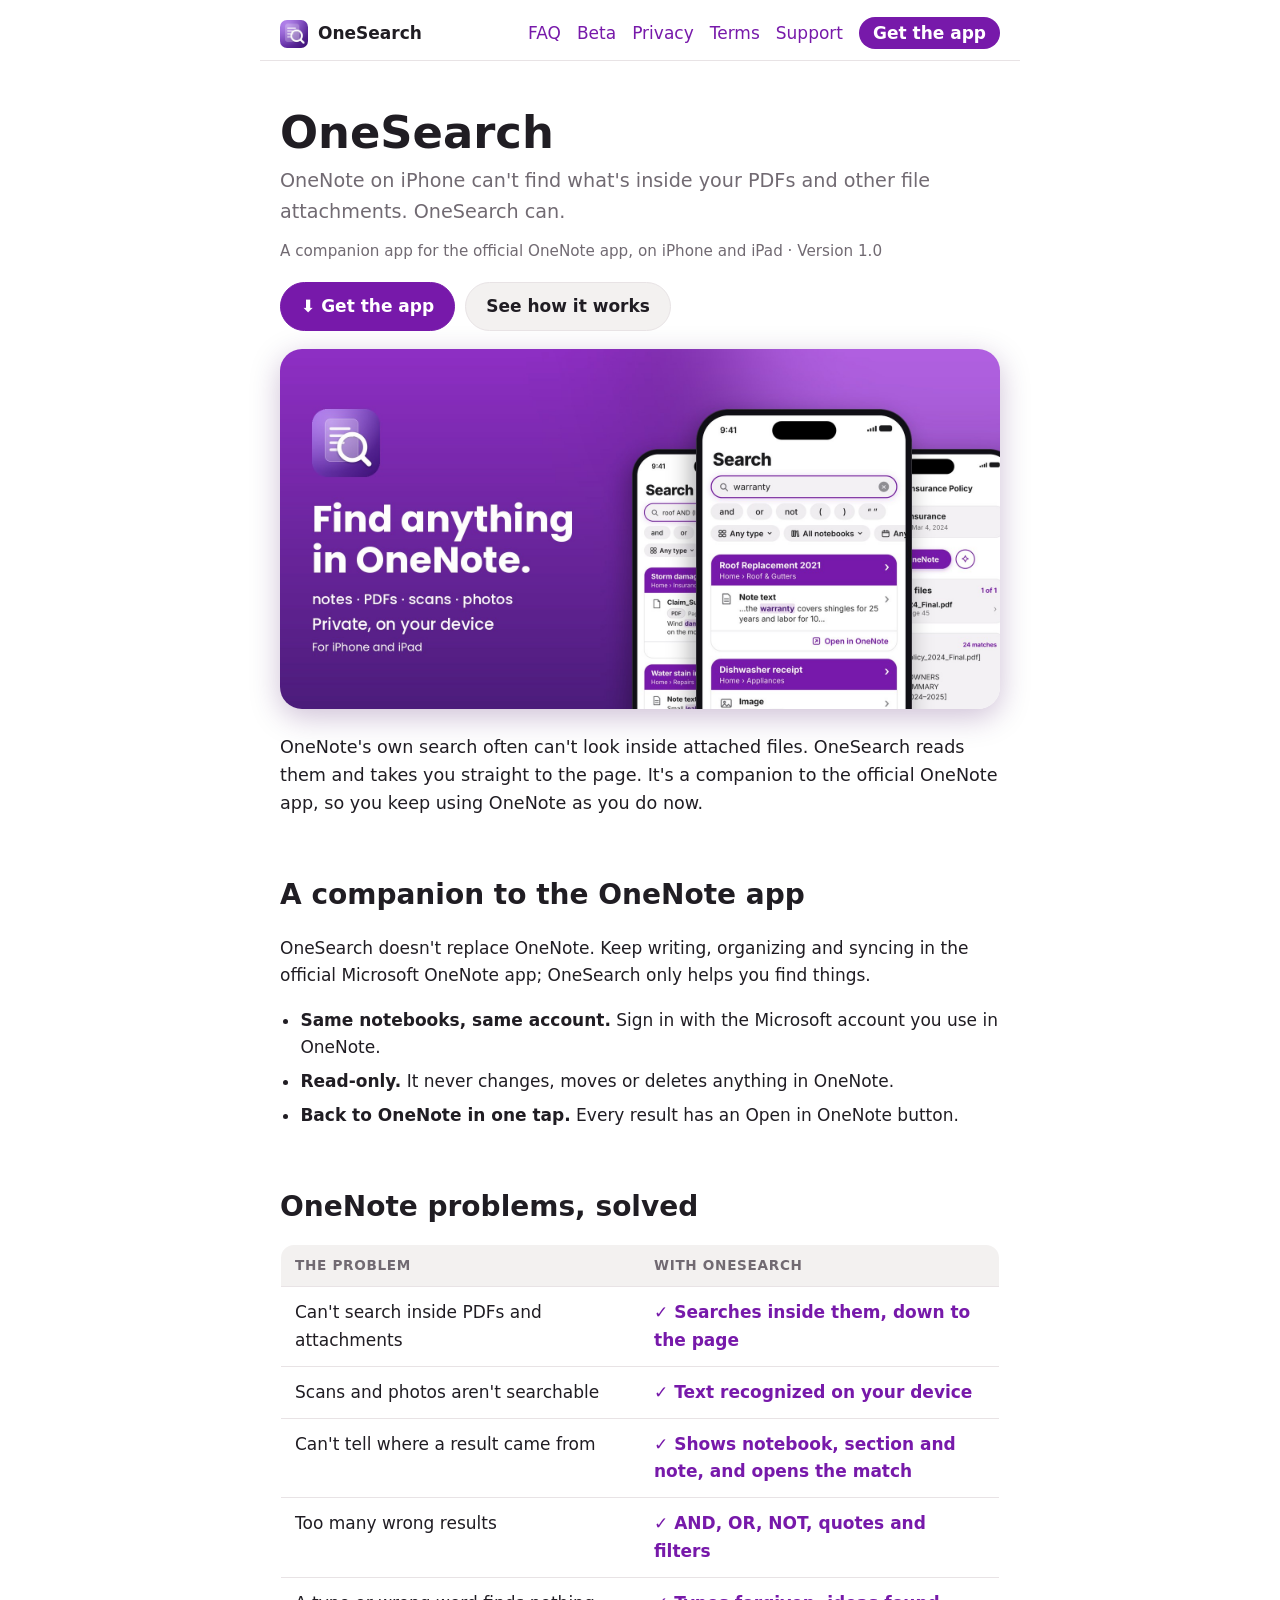
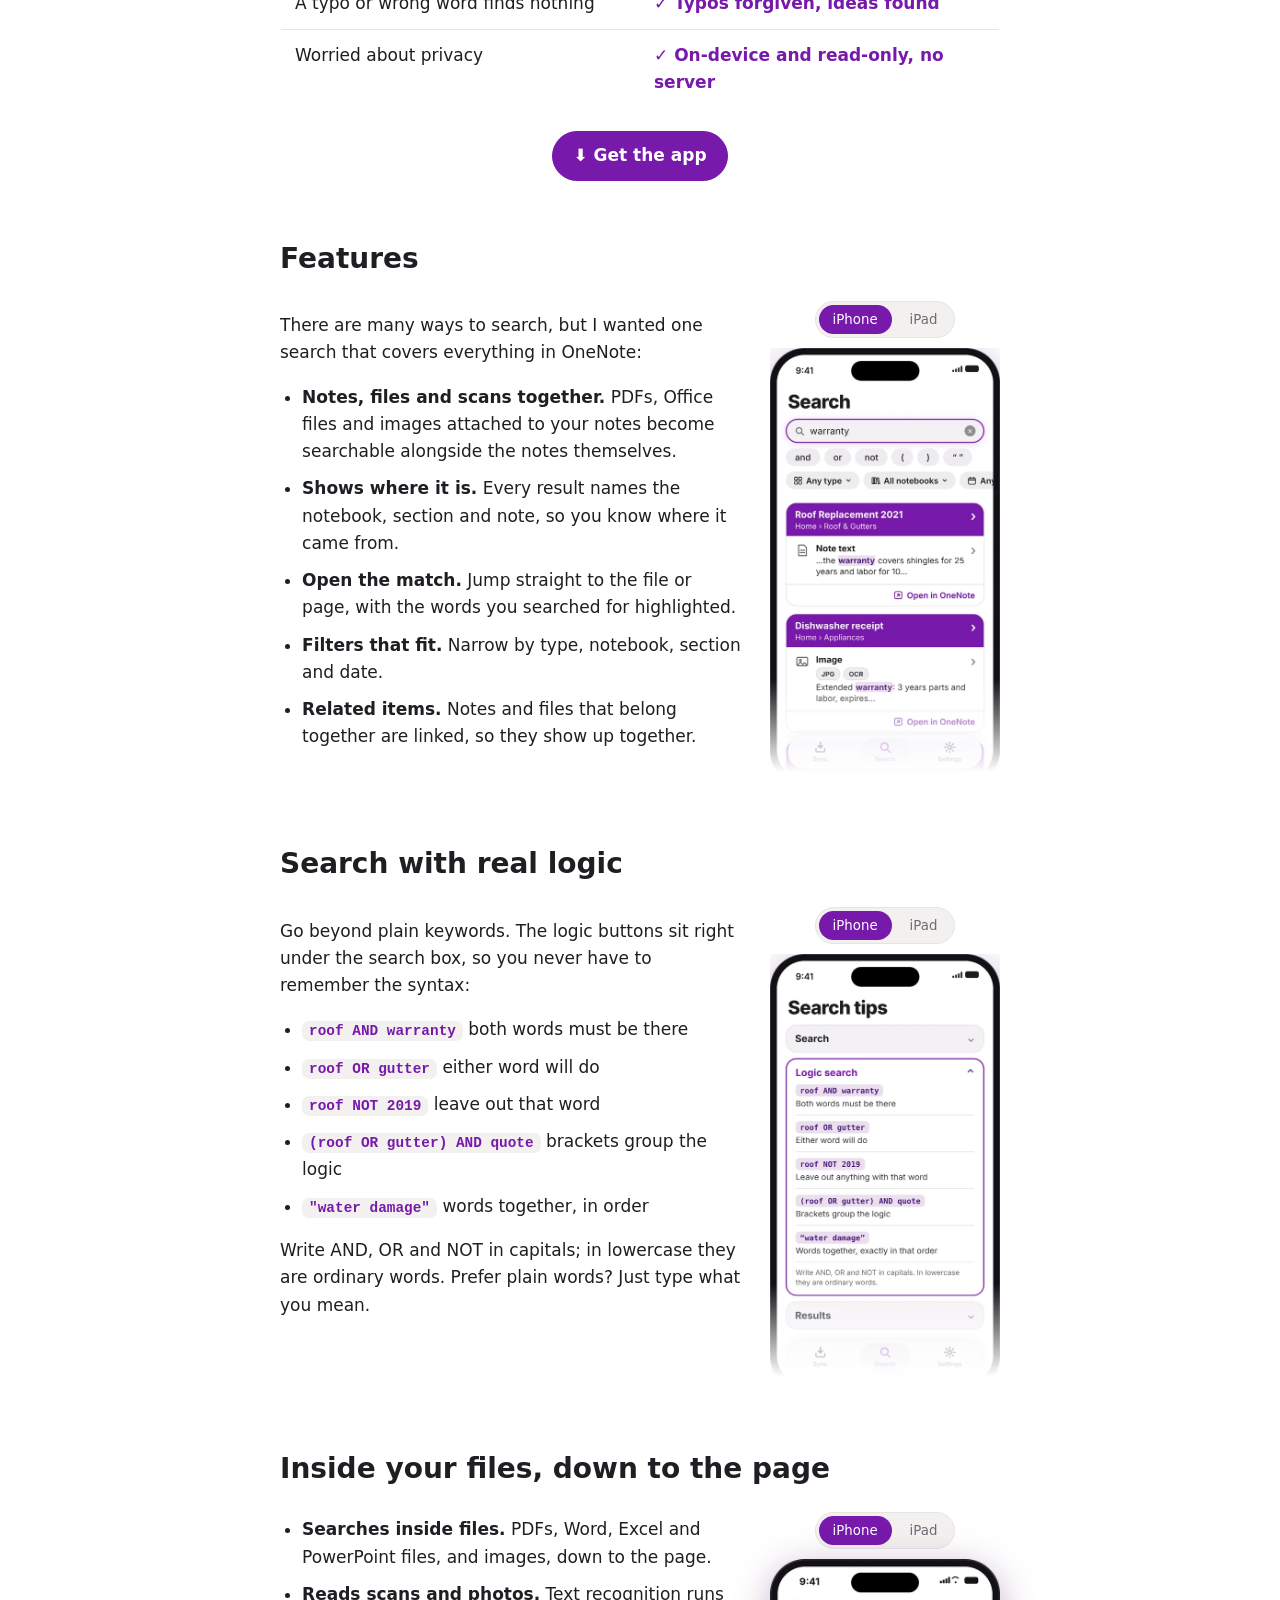
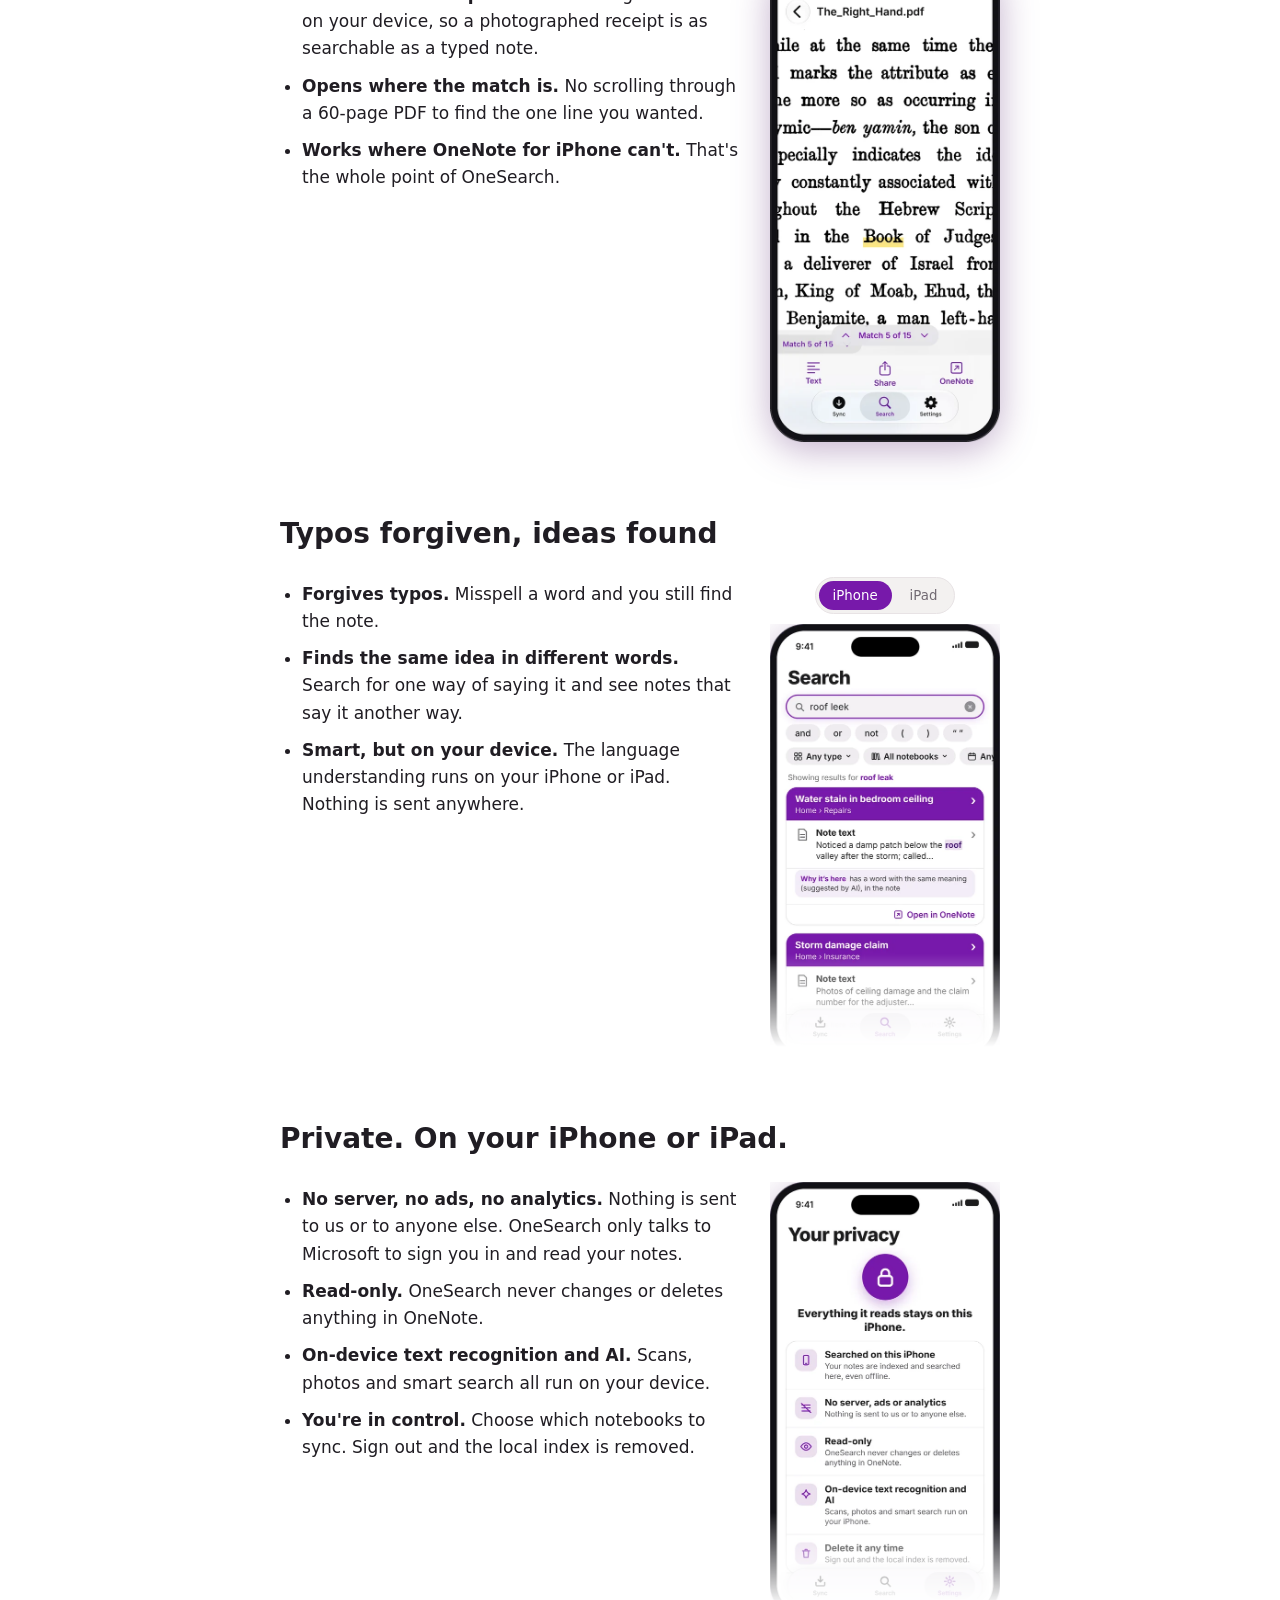
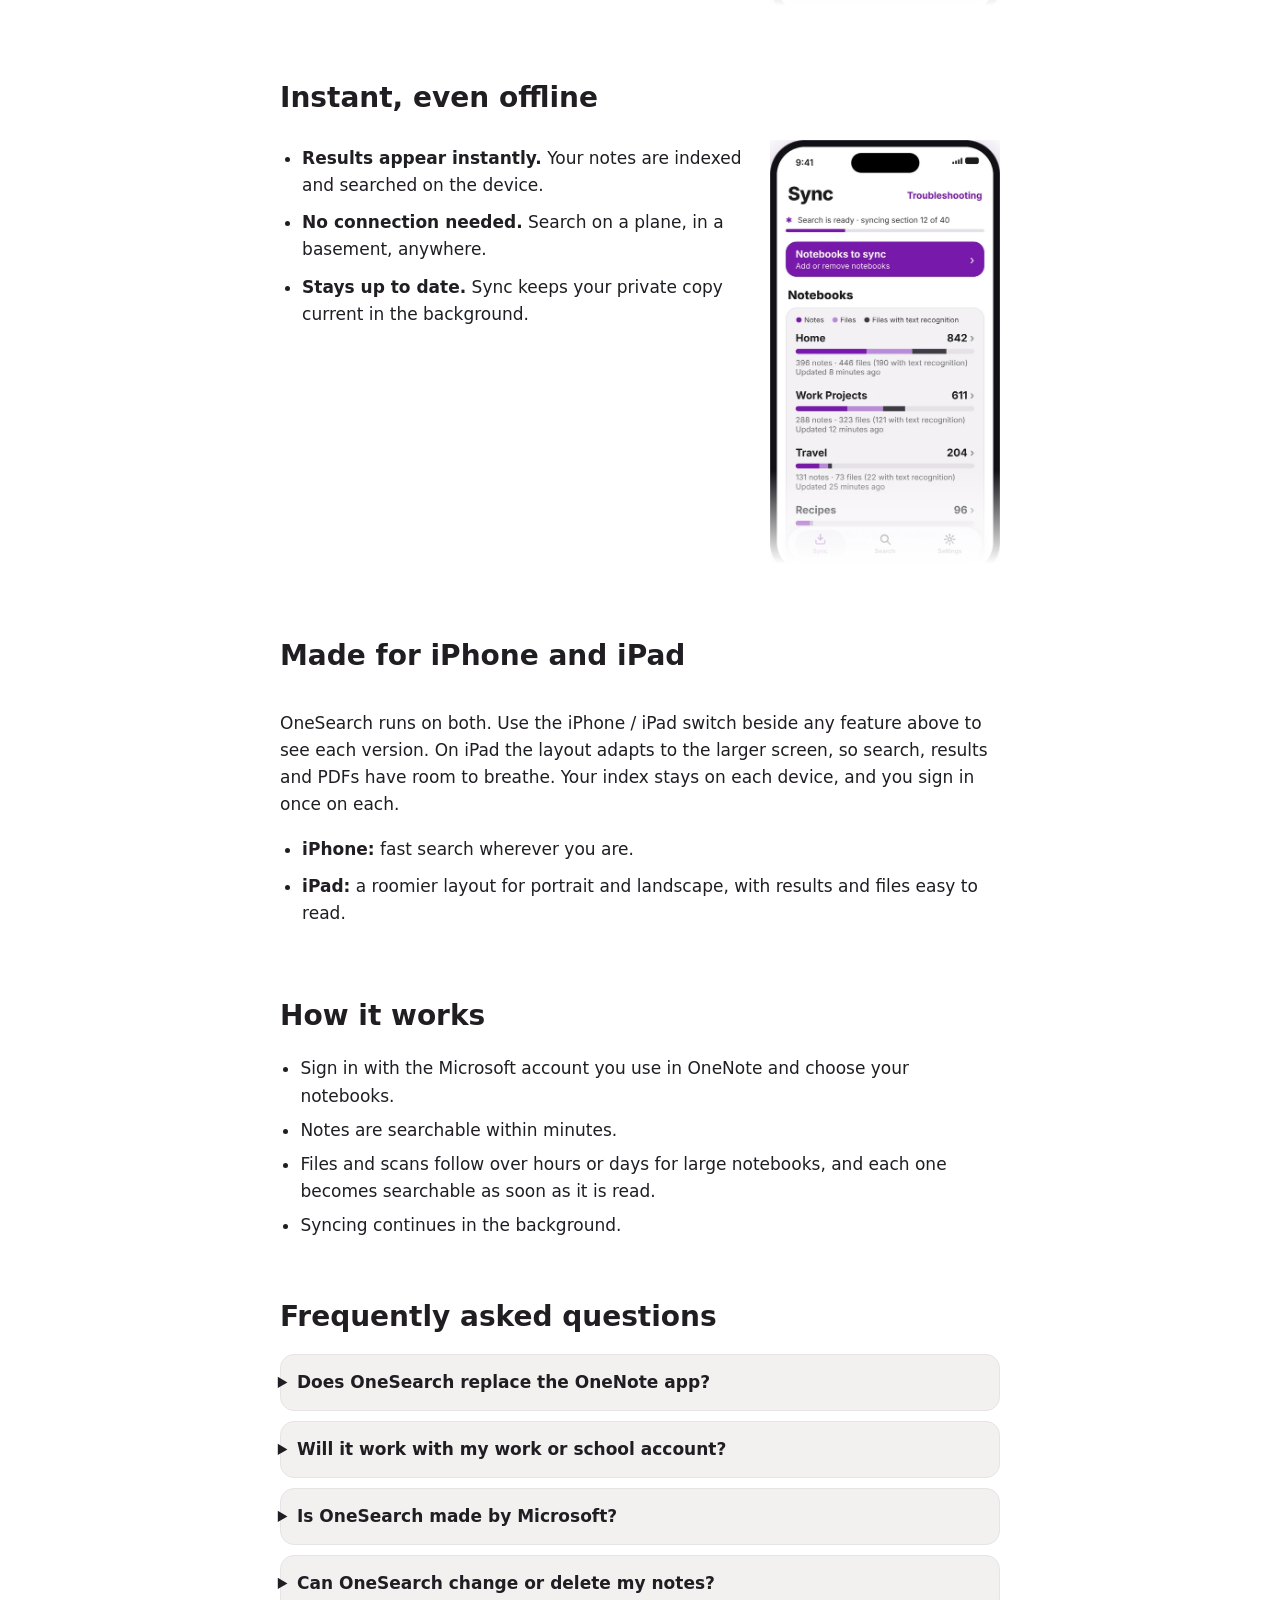
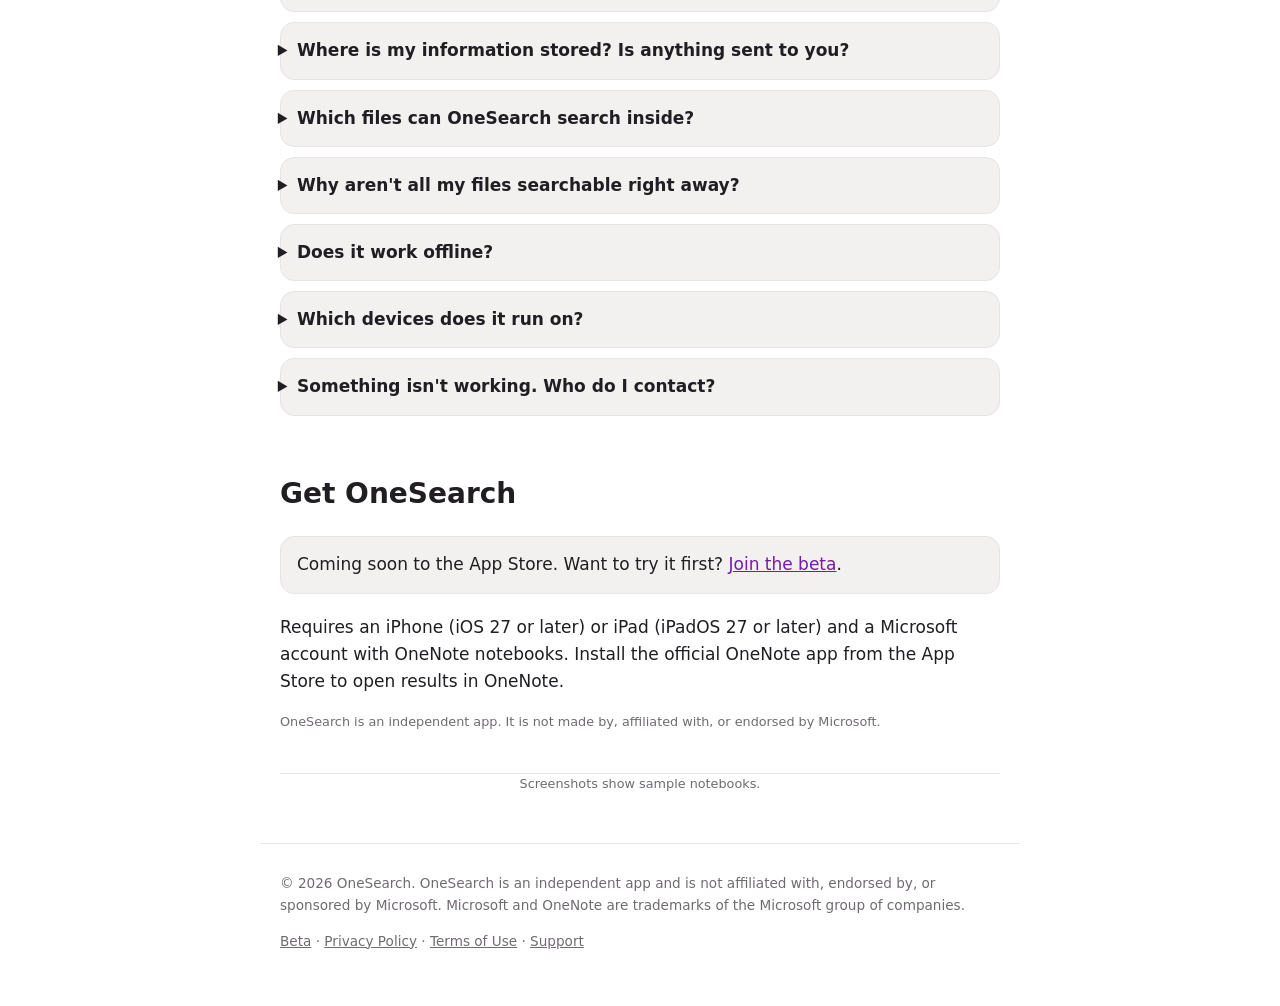
<file: index.html>
<!DOCTYPE html>
<html lang="en"><head><meta charset="utf-8"><meta name="viewport" content="width=device-width,initial-scale=1">
<title>OneSearch: find what OneNote can't</title>
<meta name="description" content="OneSearch, a companion app for OneNote. OneNote on iPhone can't find what's inside your PDFs and other file attachments. OneSearch can: private, on-device search with AND, OR and NOT logic, for iPhone and iPad.">
<meta property="og:title" content="OneSearch: find what OneNote can't"><meta property="og:description" content="Search inside your PDFs, scans and attachments in OneNote. Private, on iPhone and iPad."><meta property="og:image" content="img/banner.jpg">
<!-- When the app is live, add: <meta name="apple-itunes-app" content="app-id=YOUR_APP_ID"> -->
<link rel="icon" href="favicon.png"><link rel="stylesheet" href="style.css"></head><body class="home">
<header><a class="brand" href=""><img src="icon.png" alt="">OneSearch</a>
<nav><a href="#faq">FAQ</a><a href="beta/">Beta</a><a href="privacy/">Privacy</a><a href="terms/">Terms</a><a href="support/">Support</a><a class="navcta" href="#get">Get the app</a></nav></header>
<main>
<h1>OneSearch</h1>
<p class="tag">OneNote on iPhone can't find what's inside your PDFs and other file attachments. OneSearch can.</p>
<p class="byline">A companion app for the official OneNote app, on iPhone and iPad &middot; Version 1.0</p>
<div class="pills hero-cta"><a class="pill primary" href="#get">&#11015;&#65039; Get the app</a><a class="pill" href="#features">See how it works</a></div>
<img class="banner" src="img/banner.jpg" width="1800" height="900" alt="OneSearch: find anything in OneNote. Notes, PDFs, scans and photos, private on your device, for iPhone and iPad.">
<p class="intro-p">OneNote's own search often can't look inside attached files. OneSearch reads them and takes you straight to the page. It's a companion to the official OneNote app, so you keep using OneNote as you do now.</p>

<h2>A companion to the OneNote app</h2>
<p>OneSearch doesn't replace OneNote. Keep writing, organizing and syncing in the official Microsoft OneNote app; OneSearch only helps you find things.</p>
<ul class="feat">
<li><strong>Same notebooks, same account.</strong> Sign in with the Microsoft account you use in OneNote.</li>
<li><strong>Read-only.</strong> It never changes, moves or deletes anything in OneNote.</li>
<li><strong>Back to OneNote in one tap.</strong> Every result has an Open in OneNote button.</li>
</ul>

<h2>OneNote problems, solved</h2>
<table class="fix">
<thead><tr><th>The problem</th><th>With OneSearch</th></tr></thead>
<tbody>
<tr><td>Can't search inside PDFs and attachments</td><td>&#10003; Searches inside them, down to the page</td></tr>
<tr><td>Scans and photos aren't searchable</td><td>&#10003; Text recognized on your device</td></tr>
<tr><td>Can't tell where a result came from</td><td>&#10003; Shows notebook, section and note, and opens the match</td></tr>
<tr><td>Too many wrong results</td><td>&#10003; AND, OR, NOT, quotes and filters</td></tr>
<tr><td>A typo or wrong word finds nothing</td><td>&#10003; Typos forgiven, ideas found</td></tr>
<tr><td>Worried about privacy</td><td>&#10003; On-device and read-only, no server</td></tr>
</tbody></table>
<div class="pills"><a class="pill primary" href="#get">&#11015;&#65039; Get the app</a></div>

<h2 id="features">Features</h2>
<div class="sec" id="f1">
<div class="devshot" data-dev="phone"><div class="tabs" role="group" aria-label="Device"><button type="button" class="on" data-d="phone">iPhone</button><button type="button" data-d="ipad">iPad</button></div><img class="d-phone" src="img/phone-1.webp" width="500" height="920" loading="lazy" alt="OneSearch results showing a note and a PDF, with the matching words highlighted"><img class="d-ipad" src="img/ipad-2.webp" width="1444" height="1017" loading="lazy" alt="OneSearch on iPad: results with matches highlighted in notes and PDFs"></div>
<p>There are many ways to search, but I wanted one search that covers everything in OneNote:</p>
<ul class="feat">
<li><strong>Notes, files and scans together.</strong> PDFs, Office files and images attached to your notes become searchable alongside the notes themselves.</li>
<li><strong>Shows where it is.</strong> Every result names the notebook, section and note, so you know where it came from.</li>
<li><strong>Open the match.</strong> Jump straight to the file or page, with the words you searched for highlighted.</li>
<li><strong>Filters that fit.</strong> Narrow by type, notebook, section and date.</li>
<li><strong>Related items.</strong> Notes and files that belong together are linked, so they show up together.</li>
</ul>
</div>

<h2>Search with real logic</h2>
<div class="sec" id="f2">
<div class="devshot" data-dev="phone"><div class="tabs" role="group" aria-label="Device"><button type="button" class="on" data-d="phone">iPhone</button><button type="button" data-d="ipad">iPad</button></div><img class="d-phone" src="img/phone-3.webp" width="500" height="920" loading="lazy" alt="Search logic explained: AND, OR, NOT, brackets and quotes"><img class="d-ipad" src="img/ipad-1.webp" width="1444" height="1017" loading="lazy" alt="OneSearch on iPad: the Search screen with filters and search tips"></div>
<p>Go beyond plain keywords. The logic buttons sit right under the search box, so you never have to remember the syntax:</p>
<ul class="feat">
<li><code>roof AND warranty</code> both words must be there</li>
<li><code>roof OR gutter</code> either word will do</li>
<li><code>roof NOT 2019</code> leave out that word</li>
<li><code>(roof OR gutter) AND quote</code> brackets group the logic</li>
<li><code>"water damage"</code> words together, in order</li>
</ul>
<p>Write AND, OR and NOT in capitals; in lowercase they are ordinary words. Prefer plain words? Just type what you mean.</p>
</div>

<h2>Inside your files, down to the page</h2>
<div class="sec" id="f3">
<div class="devshot" data-dev="phone"><div class="tabs" role="group" aria-label="Device"><button type="button" class="on" data-d="phone">iPhone</button><button type="button" data-d="ipad">iPad</button></div><img class="d-phone full" src="img/phone-8.webp" width="500" height="1049" loading="lazy" alt="A PDF opened at the match on iPhone, with the search word highlighted"><img class="d-ipad" src="img/ipad-4.webp" width="1444" height="1017" loading="lazy" alt="OneSearch on iPad: a PDF opened at the matching page with the word highlighted"></div>
<ul class="feat">
<li><strong>Searches inside files.</strong> PDFs, Word, Excel and PowerPoint files, and images, down to the page.</li>
<li><strong>Reads scans and photos.</strong> Text recognition runs on your device, so a photographed receipt is as searchable as a typed note.</li>
<li><strong>Opens where the match is.</strong> No scrolling through a 60-page PDF to find the one line you wanted.</li>
<li><strong>Works where OneNote for iPhone can't.</strong> That's the whole point of OneSearch.</li>
</ul>
</div>

<h2>Typos forgiven, ideas found</h2>
<div class="sec" id="f4">
<div class="devshot" data-dev="phone"><div class="tabs" role="group" aria-label="Device"><button type="button" class="on" data-d="phone">iPhone</button><button type="button" data-d="ipad">iPad</button></div><img class="d-phone" src="img/phone-5.webp" width="500" height="920" loading="lazy" alt="Search results for a misspelled word and a related idea"><img class="d-ipad" src="img/ipad-3.webp" width="1444" height="1017" loading="lazy" alt="OneSearch on iPad: a note with matching files, note text and related items"></div>
<ul class="feat">
<li><strong>Forgives typos.</strong> Misspell a word and you still find the note.</li>
<li><strong>Finds the same idea in different words.</strong> Search for one way of saying it and see notes that say it another way.</li>
<li><strong>Smart, but on your device.</strong> The language understanding runs on your iPhone or iPad. Nothing is sent anywhere.</li>
</ul>
</div>

<h2>Private. On your iPhone or iPad.</h2>
<div class="sec" id="f5">
<img class="phone" src="img/phone-6.webp" width="500" height="920" loading="lazy" alt="Privacy: no server, no ads, no analytics">
<ul class="feat">
<li><strong>No server, no ads, no analytics.</strong> Nothing is sent to us or to anyone else. OneSearch only talks to Microsoft to sign you in and read your notes.</li>
<li><strong>Read-only.</strong> OneSearch never changes or deletes anything in OneNote.</li>
<li><strong>On-device text recognition and AI.</strong> Scans, photos and smart search all run on your device.</li>
<li><strong>You're in control.</strong> Choose which notebooks to sync. Sign out and the local index is removed.</li>
</ul>
</div>

<h2>Instant, even offline</h2>
<div class="sec" id="f6">
<img class="phone" src="img/phone-7.webp" width="500" height="920" loading="lazy" alt="OneSearch working offline with a private copy of your notes">
<ul class="feat">
<li><strong>Results appear instantly.</strong> Your notes are indexed and searched on the device.</li>
<li><strong>No connection needed.</strong> Search on a plane, in a basement, anywhere.</li>
<li><strong>Stays up to date.</strong> Sync keeps your private copy current in the background.</li>
</ul>
</div>

<h2>Made for iPhone and iPad</h2>
<div class="sec" id="ipad">
<p>OneSearch runs on both. Use the iPhone / iPad switch beside any feature above to see each version. On iPad the layout adapts to the larger screen, so search, results and PDFs have room to breathe. Your index stays on each device, and you sign in once on each.</p>
<ul class="feat">
<li><strong>iPhone:</strong> fast search wherever you are.</li>
<li><strong>iPad:</strong> a roomier layout for portrait and landscape, with results and files easy to read.</li>
</ul>
</div>

<h2>How it works</h2>
<ul class="feat">
<li>Sign in with the Microsoft account you use in OneNote and choose your notebooks.</li>
<li>Notes are searchable within minutes.</li>
<li>Files and scans follow over hours or days for large notebooks, and each one becomes searchable as soon as it is read.</li>
<li>Syncing continues in the background.</li>
</ul>

<h2 id="faq">Frequently asked questions</h2>
<div class="faq">
<details><summary>Does OneSearch replace the OneNote app?</summary><p>No. OneSearch is a companion. You keep creating, editing and syncing notes in the official OneNote app. OneSearch only helps you find things, and every result has an Open in OneNote button.</p></details>
<details><summary>Will it work with my work or school account?</summary><p>It depends on your organization. Personal Microsoft accounts (such as Outlook, Hotmail or Live) sign in normally. Work and school accounts are controlled by your organization's administrator. Many organizations require an administrator to approve an app before anyone can sign in to it, and some block third-party apps altogether. If you see a message that you need administrator approval, ask your IT administrator to approve OneSearch. If your organization doesn't allow it, OneSearch can't open those notebooks, and that decision is up to your organization, not OneSearch.</p></details>
<details><summary>Is OneSearch made by Microsoft?</summary><p>No. OneSearch is an independent app. It is not made by, affiliated with, or endorsed by Microsoft. It works with your own OneNote notebooks through your Microsoft account.</p></details>
<details><summary>Can OneSearch change or delete my notes?</summary><p>No. OneSearch is read-only. It never changes, moves or deletes anything in OneNote.</p></details>
<details><summary>Where is my information stored? Is anything sent to you?</summary><p>Your notes are indexed and searched on your device. There is no OneSearch server, and no ads or analytics. OneSearch only talks to Microsoft to sign you in and read your notes. Signing out removes the local index from your device. See the <a href="privacy/">Privacy Policy</a> for details.</p></details>
<details><summary>Which files can OneSearch search inside?</summary><p>PDFs, Office files (Word, Excel and PowerPoint) and images attached to your notes. Text in scans and photos is recognized on your device.</p></details>
<details><summary>Why aren't all my files searchable right away?</summary><p>Notes become searchable within minutes. Files and scans take longer, from hours to days for very large notebooks, and each one becomes searchable as soon as it has been read. Syncing continues in the background, and the Search screen shows how much is covered so far.</p></details>
<details><summary>Does it work offline?</summary><p>Yes. Search runs on your device, so results appear instantly even without a connection. A connection is only needed to sync new changes.</p></details>
<details><summary>Which devices does it run on?</summary><p>iPhone with iOS 27 or later and iPad with iPadOS 27 or later. Your index stays on each device, and you sign in once on each.</p></details>
<details><summary>Something isn't working. Who do I contact?</summary><p>Visit the <a href="support/">Support page</a> or email <a href="mailto:onesearchapp@gmail.com">onesearchapp@gmail.com</a>.</p></details>
</div>

<h2 id="get">Get OneSearch</h2>
<div class="note">Coming soon to the App Store. Want to try it first? <a href="beta/">Join the beta</a>. <!-- Replace this note with the App Store badge link when the app is live: <a href="https://apps.apple.com/app/id[APP ID]">Download on the App Store</a> --></div>
<p>Requires an iPhone (iOS 27 or later) or iPad (iPadOS 27 or later) and a Microsoft account with OneNote notebooks. Install the official OneNote app from the App Store to open results in OneNote.</p>
<p class="fine" style="text-align:left">OneSearch is an independent app. It is not made by, affiliated with, or endorsed by Microsoft.</p>

<hr class="div">
<p class="fine">Screenshots show sample notebooks.</p>
</main>
<footer>
<p>&copy; 2026 OneSearch. OneSearch is an independent app and is not affiliated with, endorsed by, or sponsored by Microsoft. Microsoft and OneNote are trademarks of the Microsoft group of companies.</p>
<p><a href="beta/">Beta</a> &middot; <a href="privacy/">Privacy Policy</a> &middot; <a href="terms/">Terms of Use</a> &middot; <a href="support/">Support</a></p>
</footer>
<script>document.addEventListener("click",function(e){var b=e.target.closest(".devshot .tabs button");if(!b)return;var s=b.closest(".devshot");s.setAttribute("data-dev",b.getAttribute("data-d"));s.querySelectorAll(".tabs button").forEach(function(x){x.classList.toggle("on",x===b)})});</script>
</body></html>
</file>
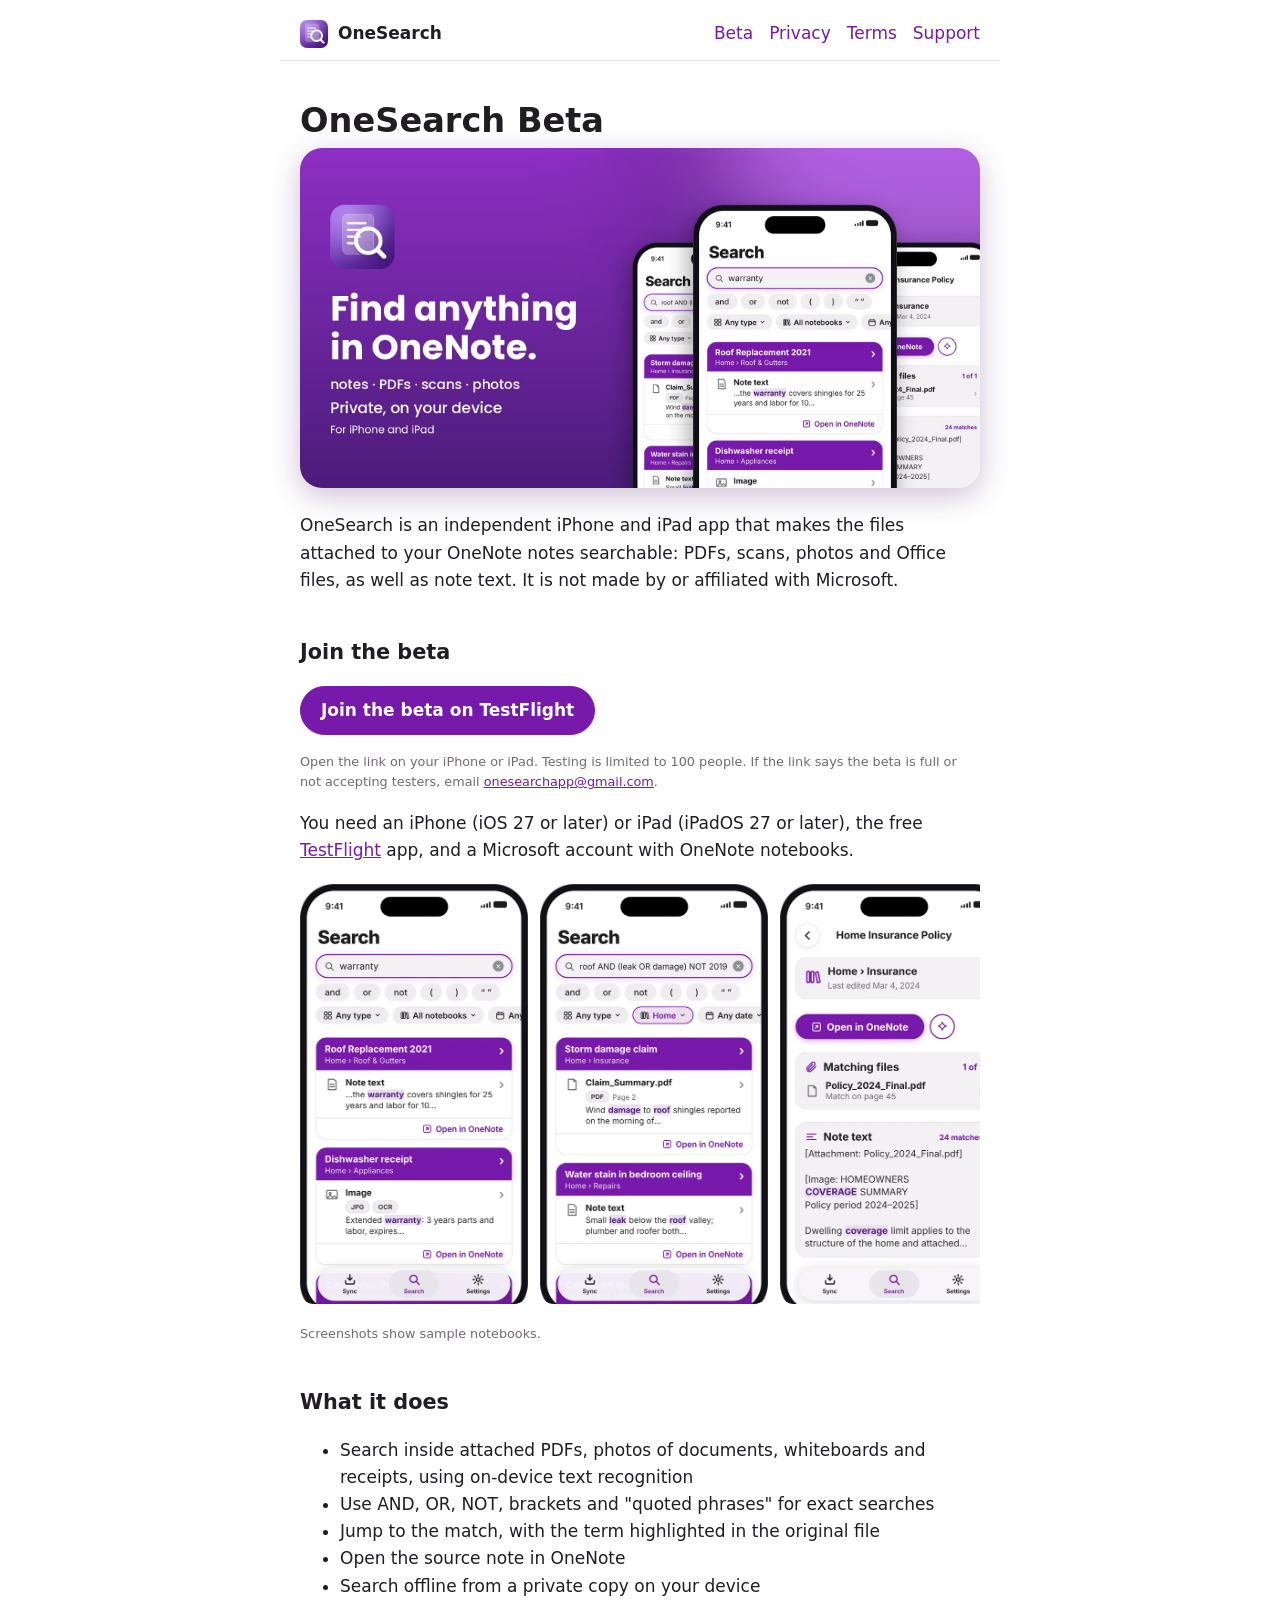
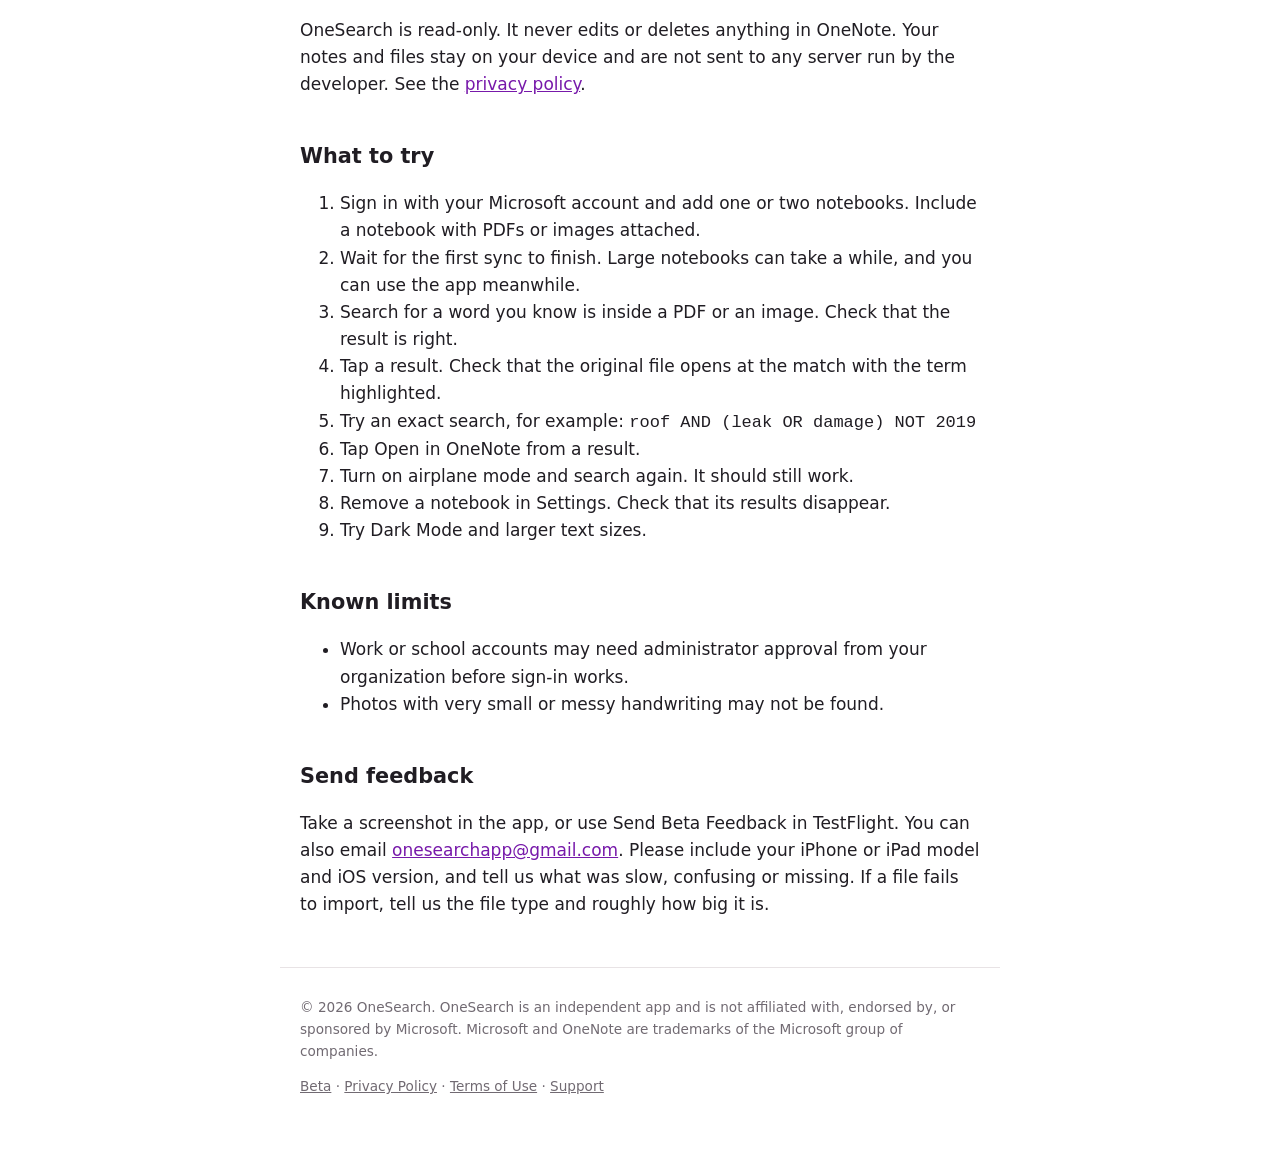
<file: beta/index.html>
<!DOCTYPE html>
<html lang="en"><head><meta charset="utf-8"><meta name="viewport" content="width=device-width,initial-scale=1">
<title>OneSearch Beta (TestFlight)</title>
<meta name="description" content="Help test OneSearch, an independent iPhone and iPad app that searches inside the files attached to your OneNote notes. Join the TestFlight beta.">
<link rel="icon" href="../favicon.png"><link rel="stylesheet" href="../style.css"></head><body>
<header><a class="brand" href="../"><img src="../icon.png" alt="">OneSearch</a>
<nav><a href="../beta/">Beta</a><a href="../privacy/">Privacy</a><a href="../terms/">Terms</a><a href="../support/">Support</a></nav></header>
<main>
<h1>OneSearch Beta</h1>
<img class="banner" src="../img/banner.jpg" width="1800" height="900" alt="OneSearch: find anything in OneNote. Notes, PDFs, scans and photos, private on your device, for iPhone and iPad.">
<p>OneSearch is an independent iPhone and iPad app that makes the files attached to your OneNote notes searchable: PDFs, scans, photos and Office files, as well as note text. It is not made by or affiliated with Microsoft.</p>

<h2>Join the beta</h2>
<p><a class="pill primary" href="https://testflight.apple.com/join/4nXEmU7m">Join the beta on TestFlight</a></p>
<p class="fine" style="text-align:left">Open the link on your iPhone or iPad. Testing is limited to 100 people. If the link says the beta is full or not accepting testers, email <a href="mailto:onesearchapp@gmail.com?subject=OneSearch%20beta">onesearchapp@gmail.com</a>.</p>
<p>You need an iPhone (iOS 27 or later) or iPad (iPadOS 27 or later), the free <a href="https://apps.apple.com/app/testflight/id899247664">TestFlight</a> app, and a Microsoft account with OneNote notebooks.</p>

<div style="display:flex;gap:12px;overflow-x:auto;margin:20px 0">
<img src="../img/phone-1.webp" alt="Search results across notes and attached files" style="height:420px;width:auto;border-radius:14px">
<img src="../img/phone-2.webp" alt="Exact search with AND, OR and NOT" style="height:420px;width:auto;border-radius:14px">
<img src="../img/phone-4.webp" alt="Search inside PDFs, scans and images" style="height:420px;width:auto;border-radius:14px">
<img src="../img/phone-8.webp" alt="Original PDF opened at the match, highlighted" style="height:420px;width:auto;border-radius:14px">
</div>
<p class="fine" style="text-align:left">Screenshots show sample notebooks.</p>

<h2>What it does</h2>
<ul>
<li>Search inside attached PDFs, photos of documents, whiteboards and receipts, using on-device text recognition</li>
<li>Use AND, OR, NOT, brackets and "quoted phrases" for exact searches</li>
<li>Jump to the match, with the term highlighted in the original file</li>
<li>Open the source note in OneNote</li>
<li>Search offline from a private copy on your device</li>
</ul>
<p>OneSearch is read-only. It never edits or deletes anything in OneNote. Your notes and files stay on your device and are not sent to any server run by the developer. See the <a href="../privacy/">privacy policy</a>.</p>

<h2>What to try</h2>
<ol>
<li>Sign in with your Microsoft account and add one or two notebooks. Include a notebook with PDFs or images attached.</li>
<li>Wait for the first sync to finish. Large notebooks can take a while, and you can use the app meanwhile.</li>
<li>Search for a word you know is inside a PDF or an image. Check that the result is right.</li>
<li>Tap a result. Check that the original file opens at the match with the term highlighted.</li>
<li>Try an exact search, for example: <code>roof AND (leak OR damage) NOT 2019</code></li>
<li>Tap Open in OneNote from a result.</li>
<li>Turn on airplane mode and search again. It should still work.</li>
<li>Remove a notebook in Settings. Check that its results disappear.</li>
<li>Try Dark Mode and larger text sizes.</li>
</ol>

<h2>Known limits</h2>
<ul>
<li>Work or school accounts may need administrator approval from your organization before sign-in works.</li>
<li>Photos with very small or messy handwriting may not be found.</li>
</ul>

<h2>Send feedback</h2>
<p>Take a screenshot in the app, or use Send Beta Feedback in TestFlight. You can also email <a href="mailto:onesearchapp@gmail.com">onesearchapp@gmail.com</a>. Please include your iPhone or iPad model and iOS version, and tell us what was slow, confusing or missing. If a file fails to import, tell us the file type and roughly how big it is.</p>

</main>
<footer>
<p>&copy; 2026 OneSearch. OneSearch is an independent app and is not affiliated with, endorsed by, or sponsored by Microsoft. Microsoft and OneNote are trademarks of the Microsoft group of companies.</p>
<p><a href="../beta/">Beta</a> &middot; <a href="../privacy/">Privacy Policy</a> &middot; <a href="../terms/">Terms of Use</a> &middot; <a href="../support/">Support</a></p>
</footer></body></html>
</file>
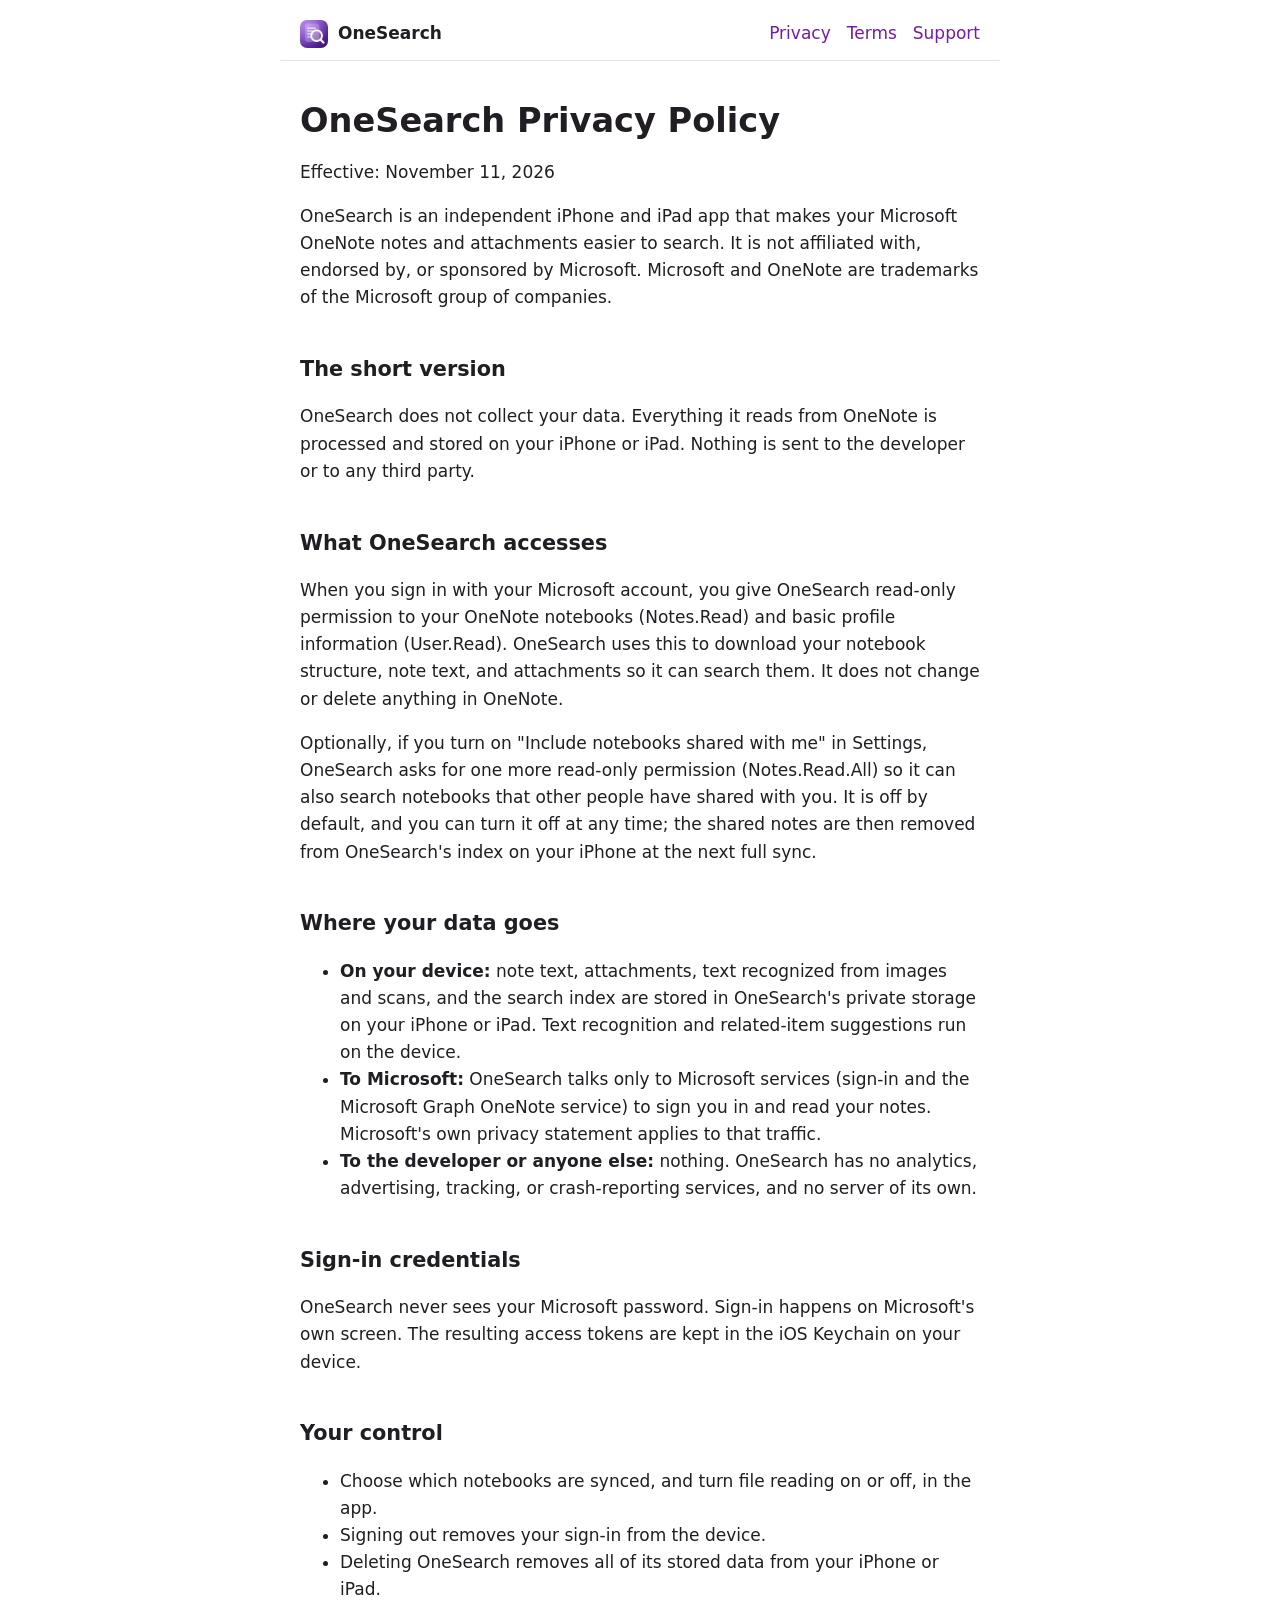
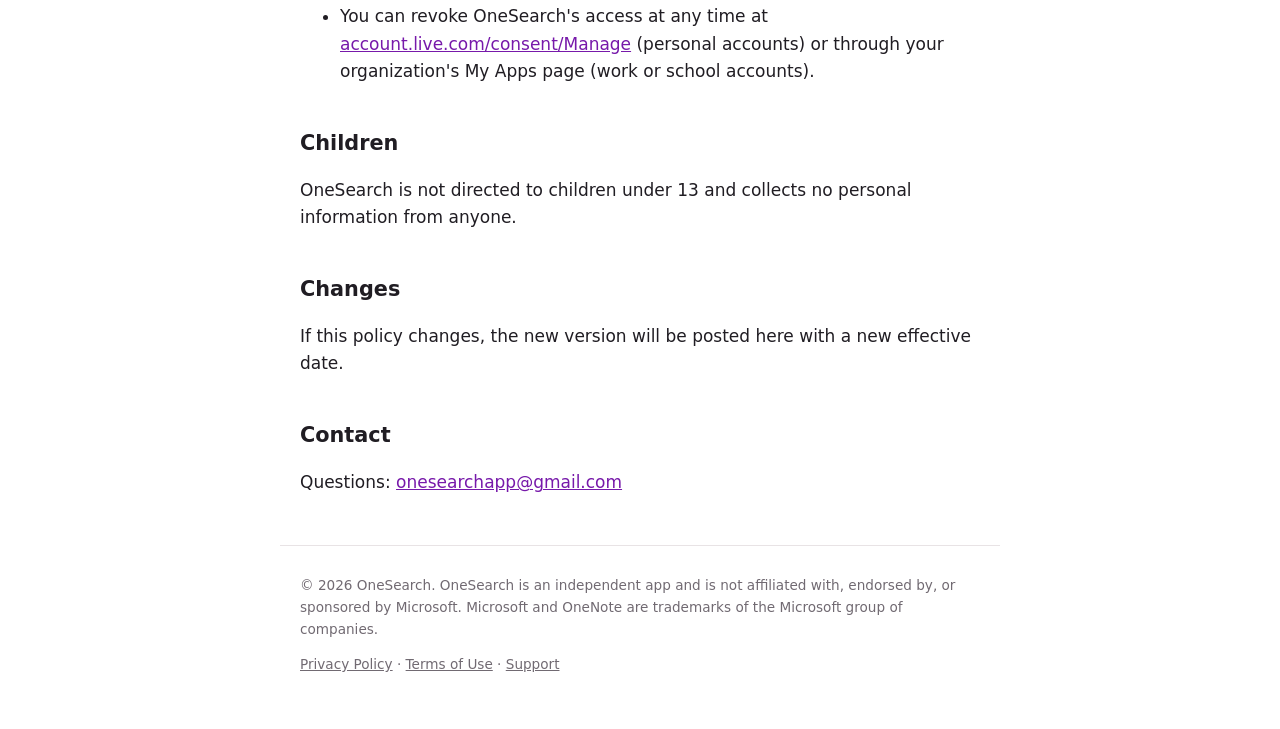
<file: privacy/index.html>
<!DOCTYPE html>
<html lang="en"><head><meta charset="utf-8"><meta name="viewport" content="width=device-width,initial-scale=1">
<title>OneSearch Privacy Policy</title>
<link rel="icon" href="../favicon.png"><link rel="stylesheet" href="../style.css"></head><body>
<header><a class="brand" href="../"><img src="../icon.png" alt="">OneSearch</a>
<nav><a href="../privacy/">Privacy</a><a href="../terms/">Terms</a><a href="../support/">Support</a></nav></header>
<main>
<h1>OneSearch Privacy Policy</h1>
<p>Effective: November 11, 2026</p>
<p>OneSearch is an independent iPhone and iPad app that makes your Microsoft OneNote notes and attachments easier to search. It is not affiliated with, endorsed by, or sponsored by Microsoft. Microsoft and OneNote are trademarks of the Microsoft group of companies.</p>

<h2>The short version</h2>
<p>OneSearch does not collect your data. Everything it reads from OneNote is processed and stored on your iPhone or iPad. Nothing is sent to the developer or to any third party.</p>

<h2>What OneSearch accesses</h2>
<p>When you sign in with your Microsoft account, you give OneSearch read-only permission to your OneNote notebooks (Notes.Read) and basic profile information (User.Read). OneSearch uses this to download your notebook structure, note text, and attachments so it can search them. It does not change or delete anything in OneNote.</p>
  <p>Optionally, if you turn on "Include notebooks shared with me" in Settings, OneSearch asks for one more read-only permission (Notes.Read.All) so it can also search notebooks that other people have shared with you. It is off by default, and you can turn it off at any time; the shared notes are then removed from OneSearch's index on your iPhone at the next full sync.</p>

<h2>Where your data goes</h2>
<ul>
<li><strong>On your device:</strong> note text, attachments, text recognized from images and scans, and the search index are stored in OneSearch's private storage on your iPhone or iPad. Text recognition and related-item suggestions run on the device.</li>
<li><strong>To Microsoft:</strong> OneSearch talks only to Microsoft services (sign-in and the Microsoft Graph OneNote service) to sign you in and read your notes. Microsoft's own privacy statement applies to that traffic.</li>
<li><strong>To the developer or anyone else:</strong> nothing. OneSearch has no analytics, advertising, tracking, or crash-reporting services, and no server of its own.</li>
</ul>

<h2>Sign-in credentials</h2>
<p>OneSearch never sees your Microsoft password. Sign-in happens on Microsoft's own screen. The resulting access tokens are kept in the iOS Keychain on your device.</p>

<h2>Your control</h2>
<ul>
<li>Choose which notebooks are synced, and turn file reading on or off, in the app.</li>
<li>Signing out removes your sign-in from the device.</li>
<li>Deleting OneSearch removes all of its stored data from your iPhone or iPad.</li>
<li>You can revoke OneSearch's access at any time at <a href="https://account.live.com/consent/Manage">account.live.com/consent/Manage</a> (personal accounts) or through your organization's My Apps page (work or school accounts).</li>
</ul>

<h2>Children</h2>
<p>OneSearch is not directed to children under 13 and collects no personal information from anyone.</p>

<h2>Changes</h2>
<p>If this policy changes, the new version will be posted here with a new effective date.</p>

<h2>Contact</h2>
<p>Questions: <a href="mailto:onesearchapp@gmail.com">onesearchapp@gmail.com</a></p>

</main>
<footer>
<p>&copy; 2026 OneSearch. OneSearch is an independent app and is not affiliated with, endorsed by, or sponsored by Microsoft. Microsoft and OneNote are trademarks of the Microsoft group of companies.</p>
<p><a href="../privacy/">Privacy Policy</a> &middot; <a href="../terms/">Terms of Use</a> &middot; <a href="../support/">Support</a></p>
</footer></body></html>
</file>
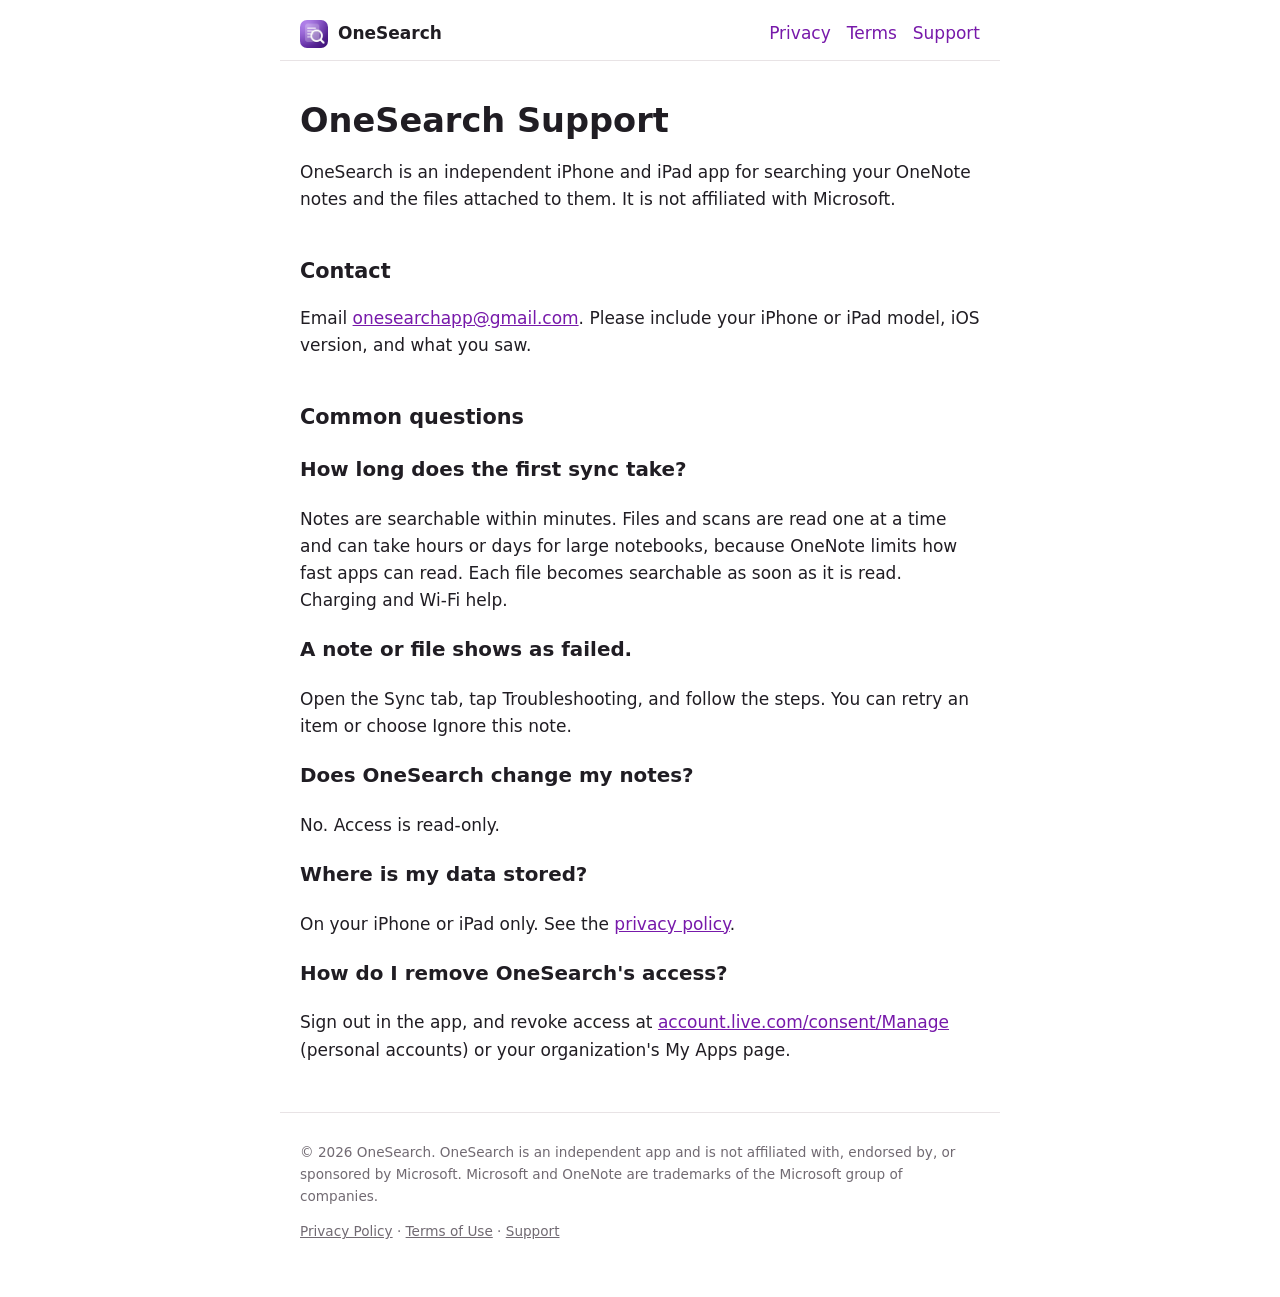
<file: support/index.html>
<!DOCTYPE html>
<html lang="en"><head><meta charset="utf-8"><meta name="viewport" content="width=device-width,initial-scale=1">
<title>OneSearch Support</title>
<link rel="icon" href="../favicon.png"><link rel="stylesheet" href="../style.css"></head><body>
<header><a class="brand" href="../"><img src="../icon.png" alt="">OneSearch</a>
<nav><a href="../privacy/">Privacy</a><a href="../terms/">Terms</a><a href="../support/">Support</a></nav></header>
<main>
<h1>OneSearch Support</h1>
<p>OneSearch is an independent iPhone and iPad app for searching your OneNote notes and the files attached to them. It is not affiliated with Microsoft.</p>

<h2>Contact</h2>
<p>Email <a href="mailto:onesearchapp@gmail.com">onesearchapp@gmail.com</a>. Please include your iPhone or iPad model, iOS version, and what you saw.</p>

<h2>Common questions</h2>
<h3>How long does the first sync take?</h3>
<p>Notes are searchable within minutes. Files and scans are read one at a time and can take hours or days for large notebooks, because OneNote limits how fast apps can read. Each file becomes searchable as soon as it is read. Charging and Wi-Fi help.</p>
<h3>A note or file shows as failed.</h3>
<p>Open the Sync tab, tap Troubleshooting, and follow the steps. You can retry an item or choose Ignore this note.</p>
<h3>Does OneSearch change my notes?</h3>
<p>No. Access is read-only.</p>
<h3>Where is my data stored?</h3>
<p>On your iPhone or iPad only. See the <a href="../privacy/">privacy policy</a>.</p>
<h3>How do I remove OneSearch's access?</h3>
<p>Sign out in the app, and revoke access at <a href="https://account.live.com/consent/Manage">account.live.com/consent/Manage</a> (personal accounts) or your organization's My Apps page.</p>

</main>
<footer>
<p>&copy; 2026 OneSearch. OneSearch is an independent app and is not affiliated with, endorsed by, or sponsored by Microsoft. Microsoft and OneNote are trademarks of the Microsoft group of companies.</p>
<p><a href="../privacy/">Privacy Policy</a> &middot; <a href="../terms/">Terms of Use</a> &middot; <a href="../support/">Support</a></p>
</footer></body></html>
</file>
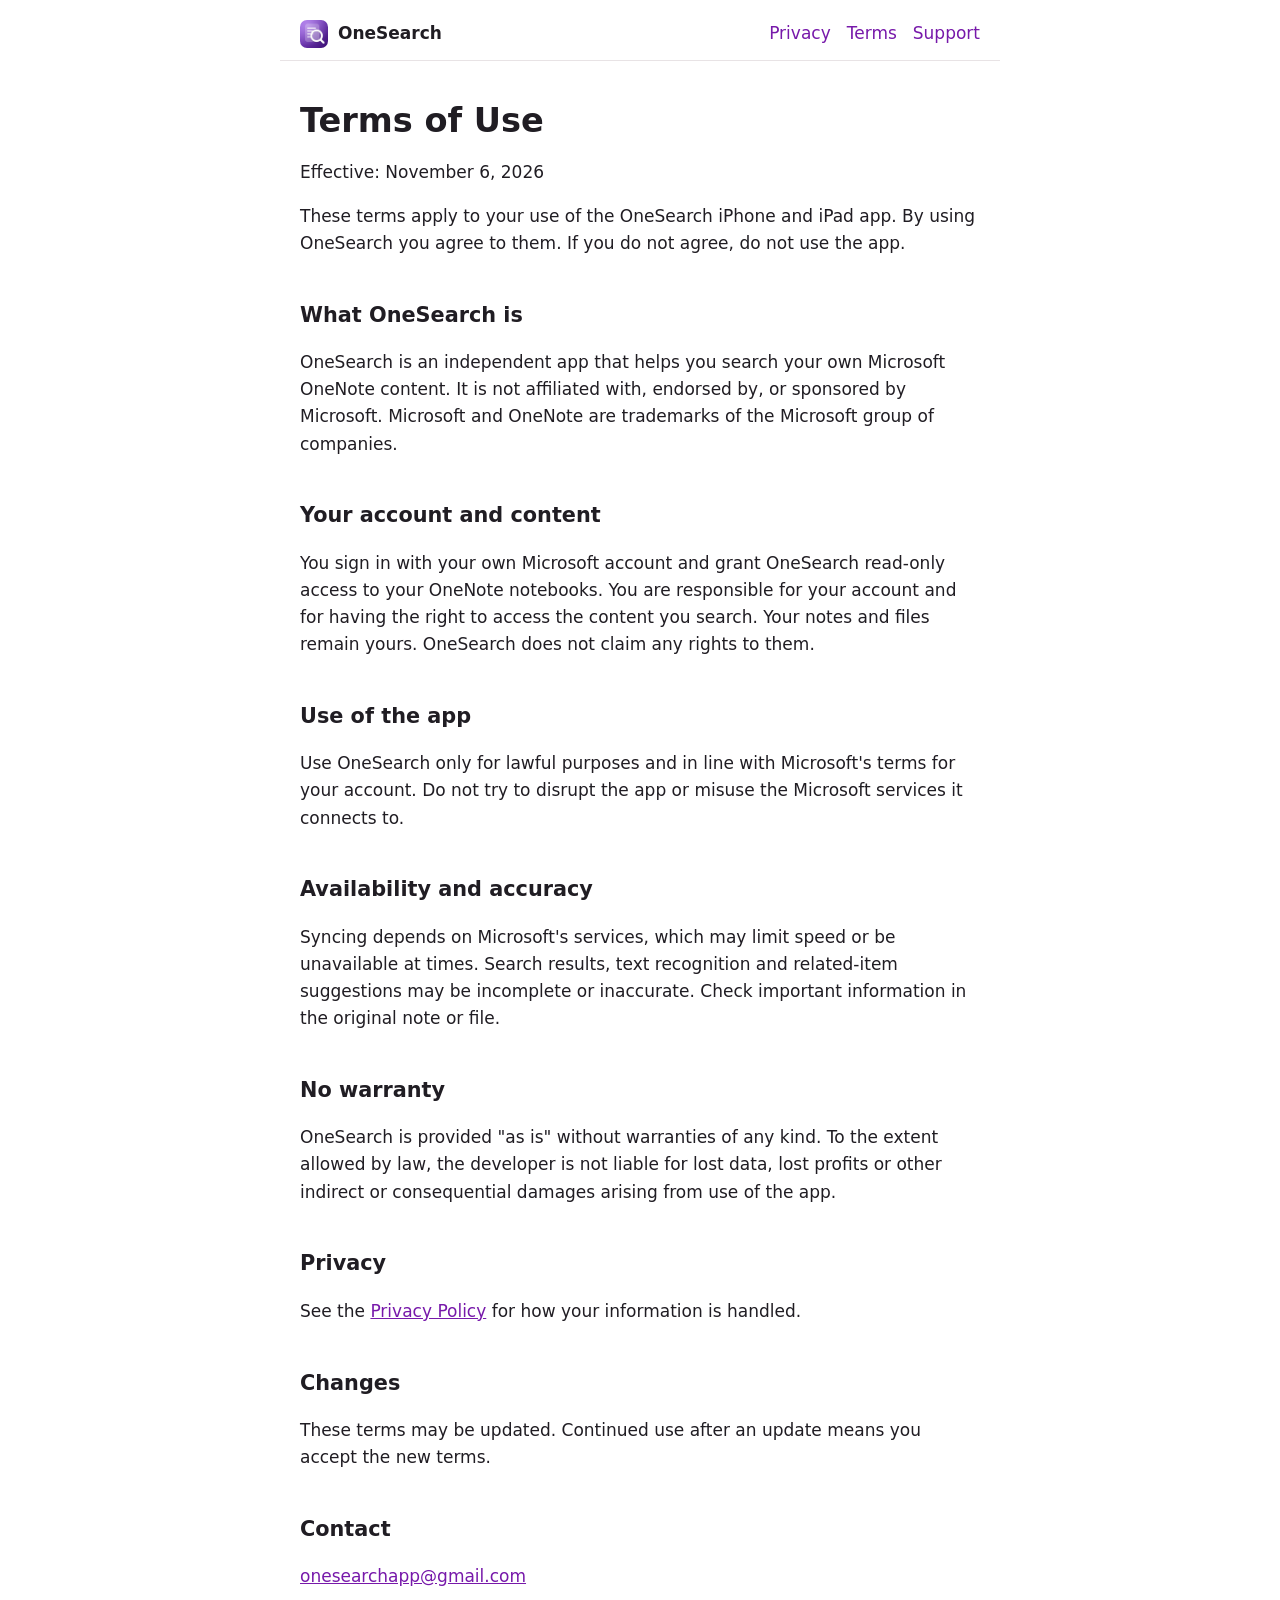
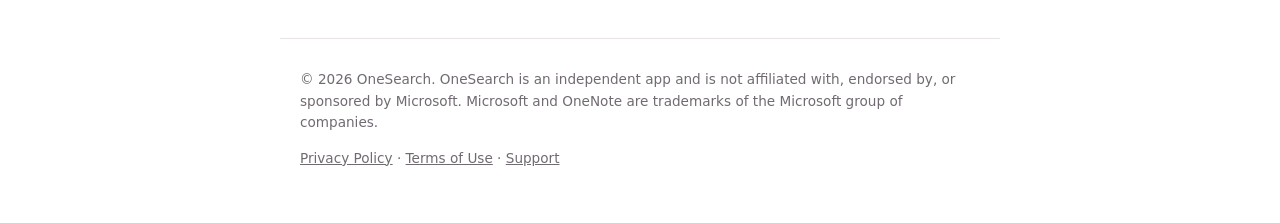
<file: terms/index.html>
<!DOCTYPE html>
<html lang="en"><head><meta charset="utf-8"><meta name="viewport" content="width=device-width,initial-scale=1">
<title>OneSearch Terms of Use</title>
<link rel="icon" href="../favicon.png"><link rel="stylesheet" href="../style.css"></head><body>
<header><a class="brand" href="../"><img src="../icon.png" alt="">OneSearch</a>
<nav><a href="../privacy/">Privacy</a><a href="../terms/">Terms</a><a href="../support/">Support</a></nav></header>
<main>
<h1>Terms of Use</h1>
<p>Effective: November 6, 2026</p>
<p>These terms apply to your use of the OneSearch iPhone and iPad app. By using OneSearch you agree to them. If you do not agree, do not use the app.</p>
<h2>What OneSearch is</h2>
<p>OneSearch is an independent app that helps you search your own Microsoft OneNote content. It is not affiliated with, endorsed by, or sponsored by Microsoft. Microsoft and OneNote are trademarks of the Microsoft group of companies.</p>
<h2>Your account and content</h2>
<p>You sign in with your own Microsoft account and grant OneSearch read-only access to your OneNote notebooks. You are responsible for your account and for having the right to access the content you search. Your notes and files remain yours. OneSearch does not claim any rights to them.</p>
<h2>Use of the app</h2>
<p>Use OneSearch only for lawful purposes and in line with Microsoft's terms for your account. Do not try to disrupt the app or misuse the Microsoft services it connects to.</p>
<h2>Availability and accuracy</h2>
<p>Syncing depends on Microsoft's services, which may limit speed or be unavailable at times. Search results, text recognition and related-item suggestions may be incomplete or inaccurate. Check important information in the original note or file.</p>
<h2>No warranty</h2>
<p>OneSearch is provided "as is" without warranties of any kind. To the extent allowed by law, the developer is not liable for lost data, lost profits or other indirect or consequential damages arising from use of the app.</p>
<h2>Privacy</h2>
<p>See the <a href="../privacy/">Privacy Policy</a> for how your information is handled.</p>
<h2>Changes</h2>
<p>These terms may be updated. Continued use after an update means you accept the new terms.</p>
<h2>Contact</h2>
<p><a href="mailto:onesearchapp@gmail.com">onesearchapp@gmail.com</a></p>
</main>
<footer>
<p>&copy; 2026 OneSearch. OneSearch is an independent app and is not affiliated with, endorsed by, or sponsored by Microsoft. Microsoft and OneNote are trademarks of the Microsoft group of companies.</p>
<p><a href="../privacy/">Privacy Policy</a> &middot; <a href="../terms/">Terms of Use</a> &middot; <a href="../support/">Support</a></p>
</footer></body></html>
</file>
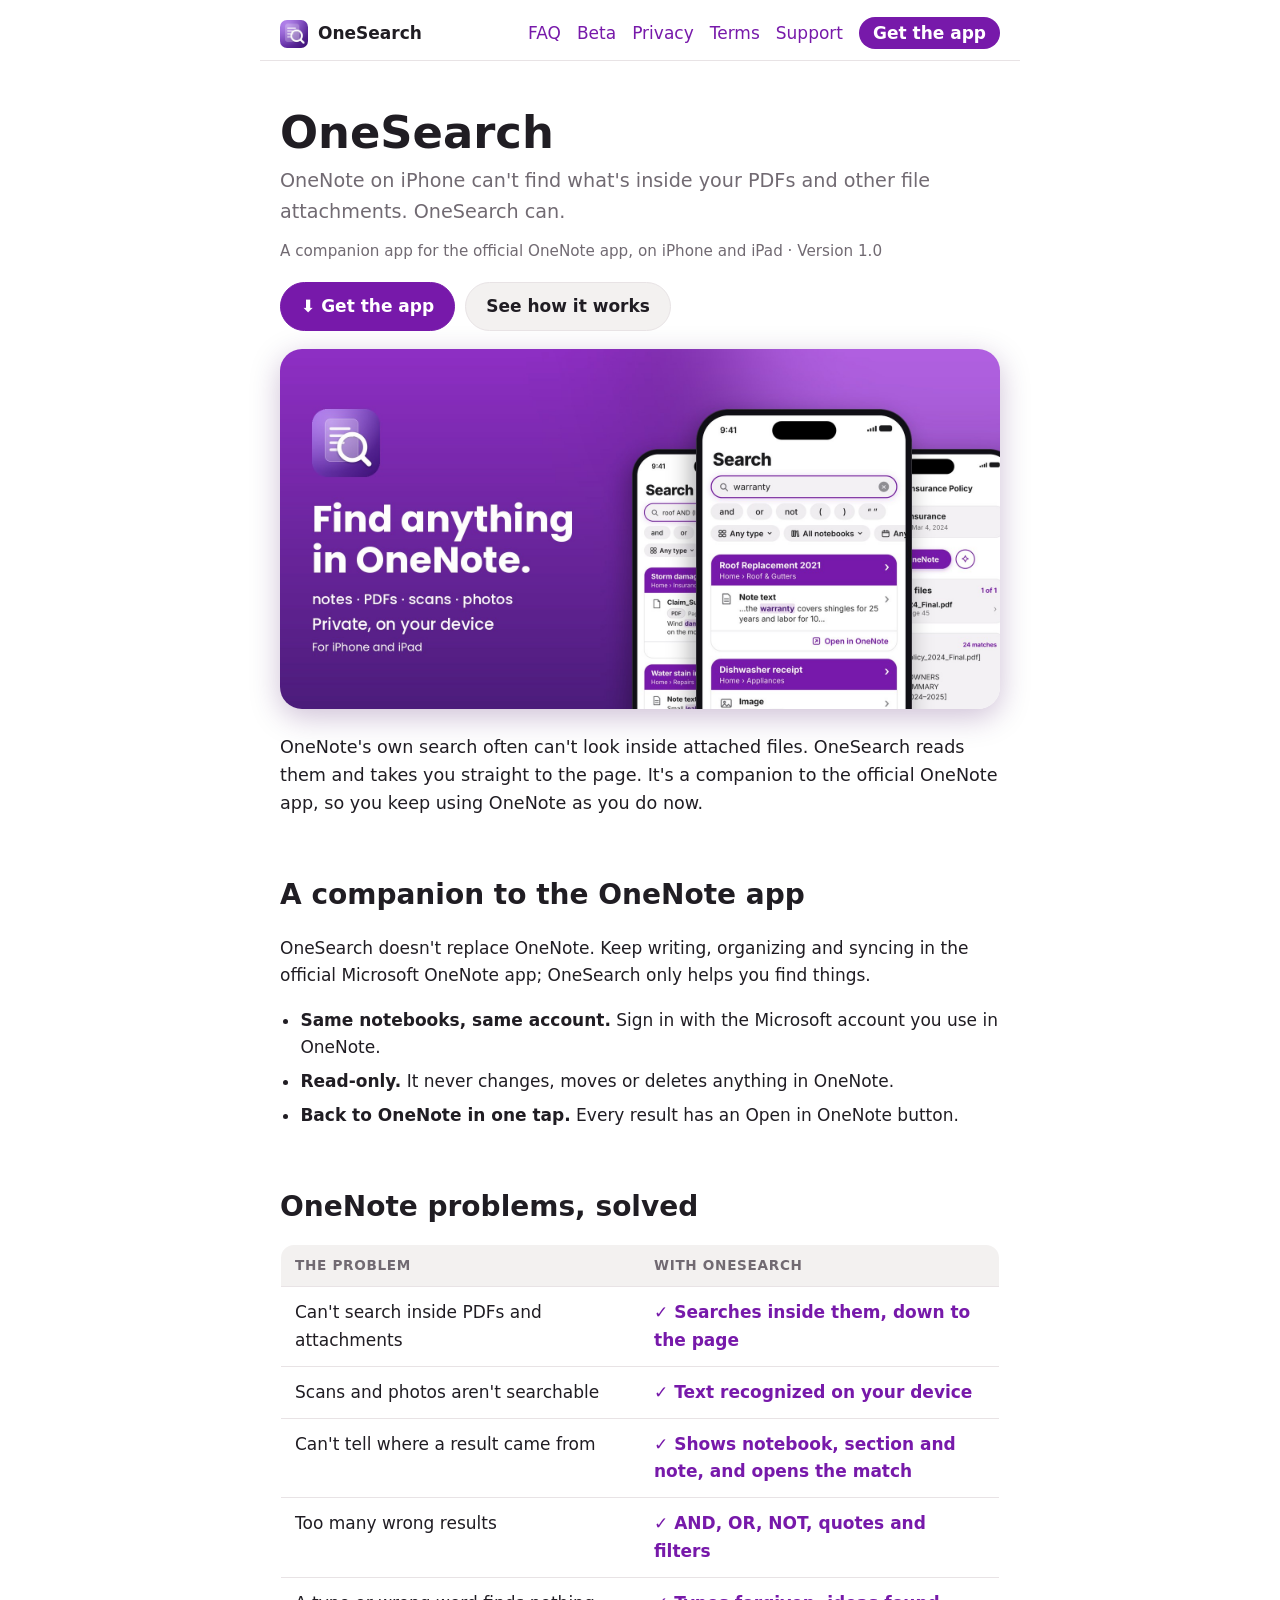
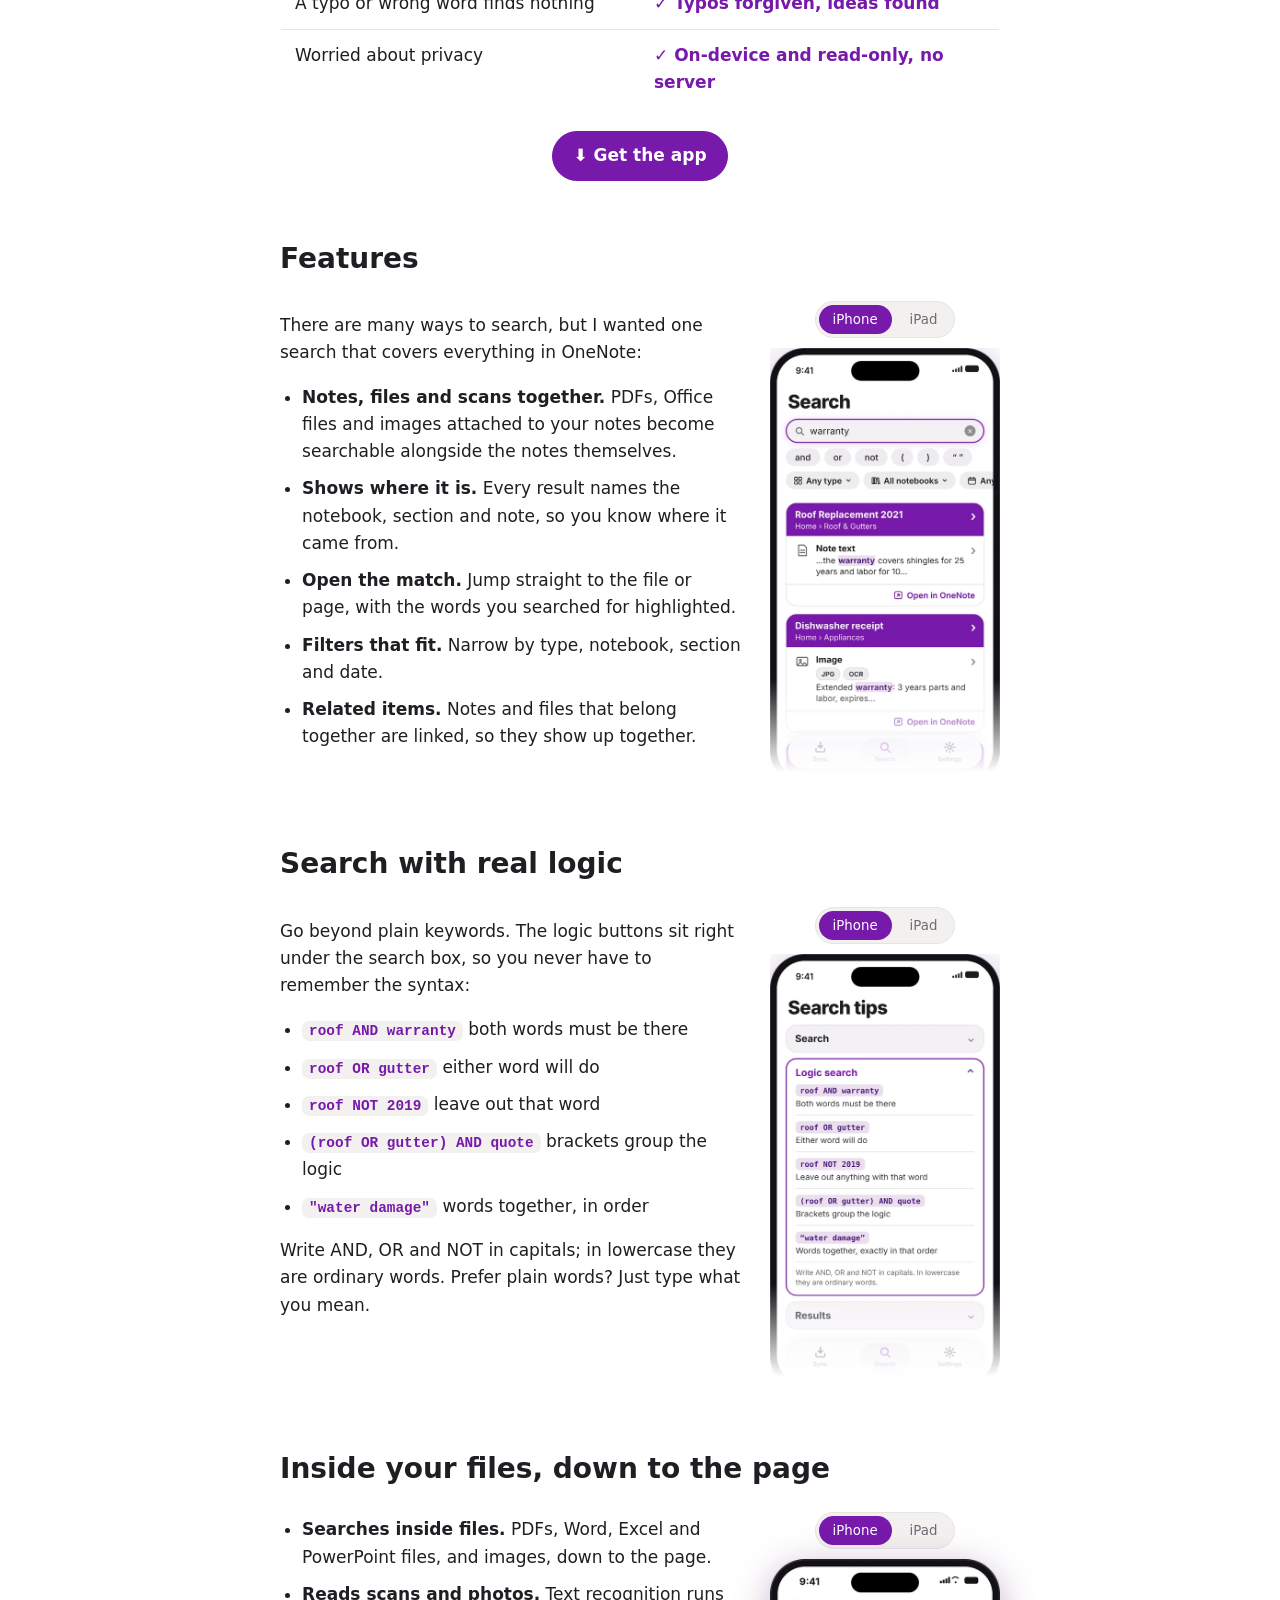
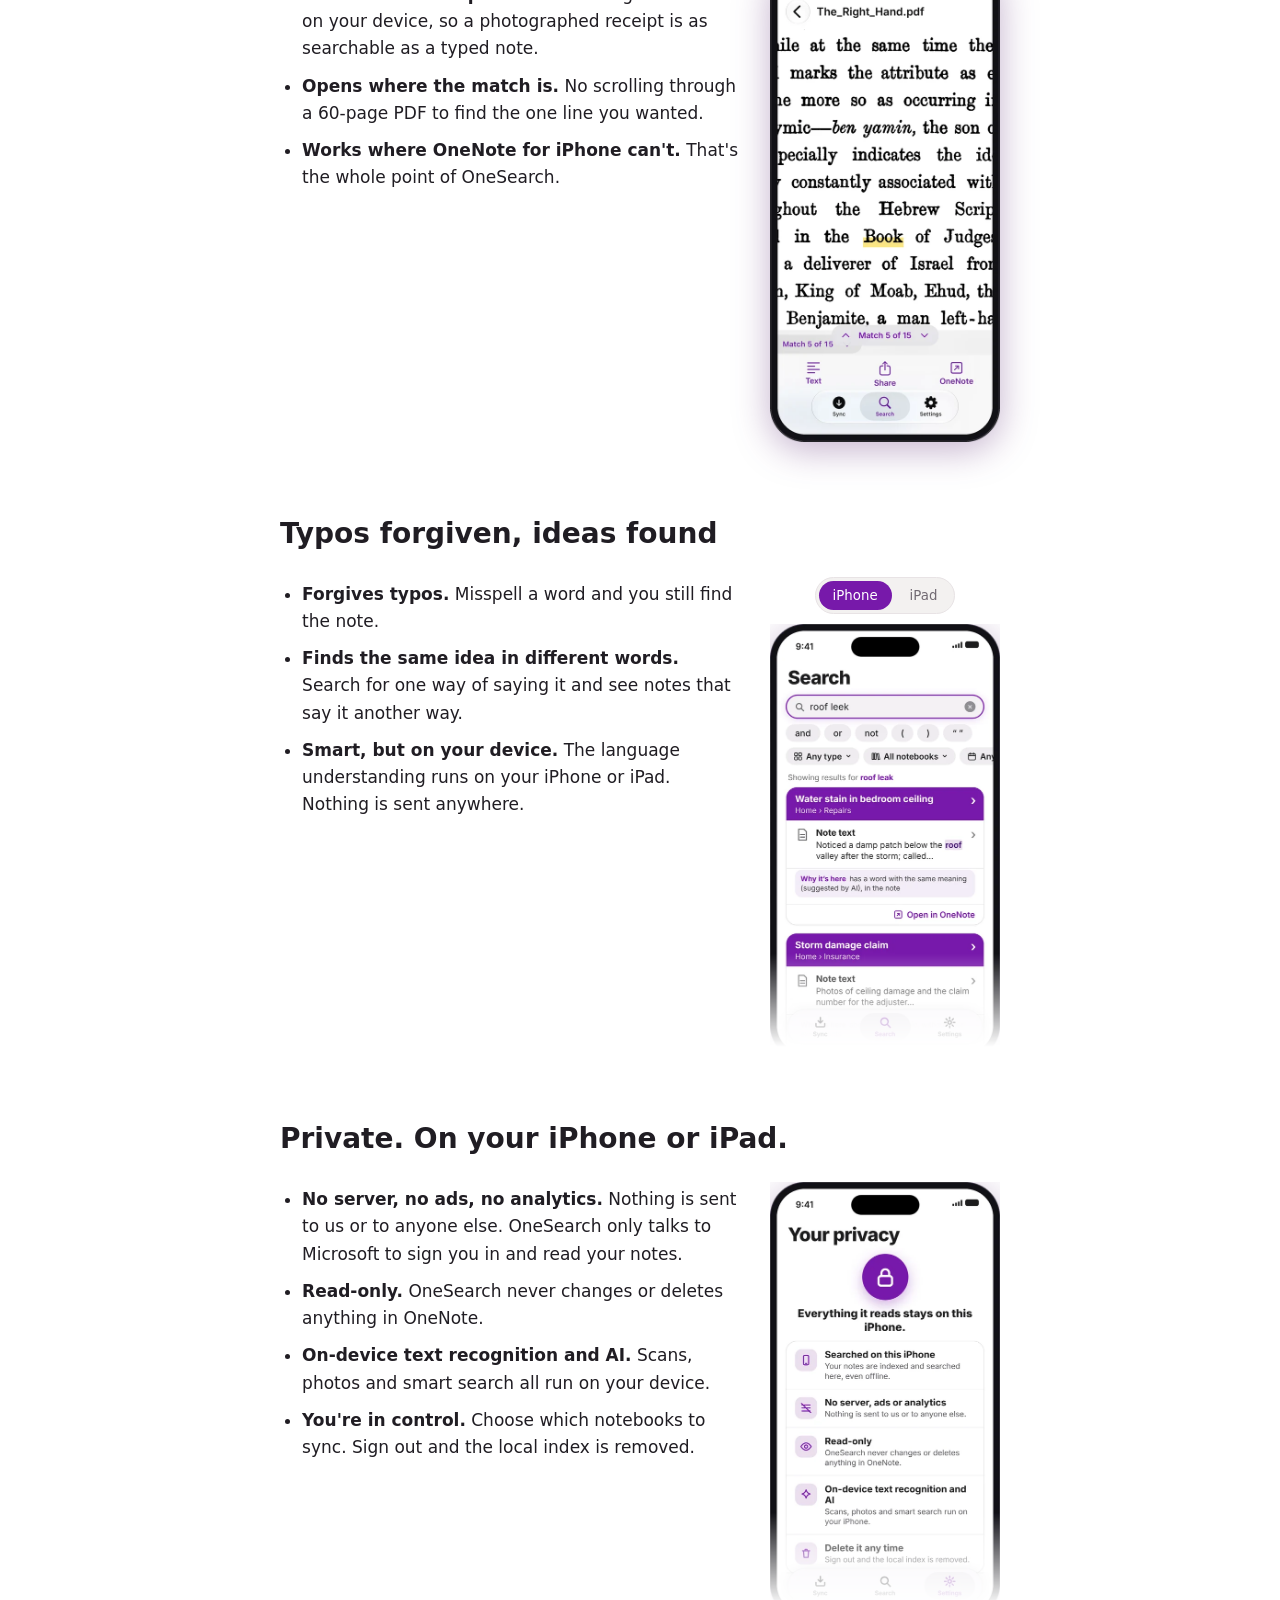
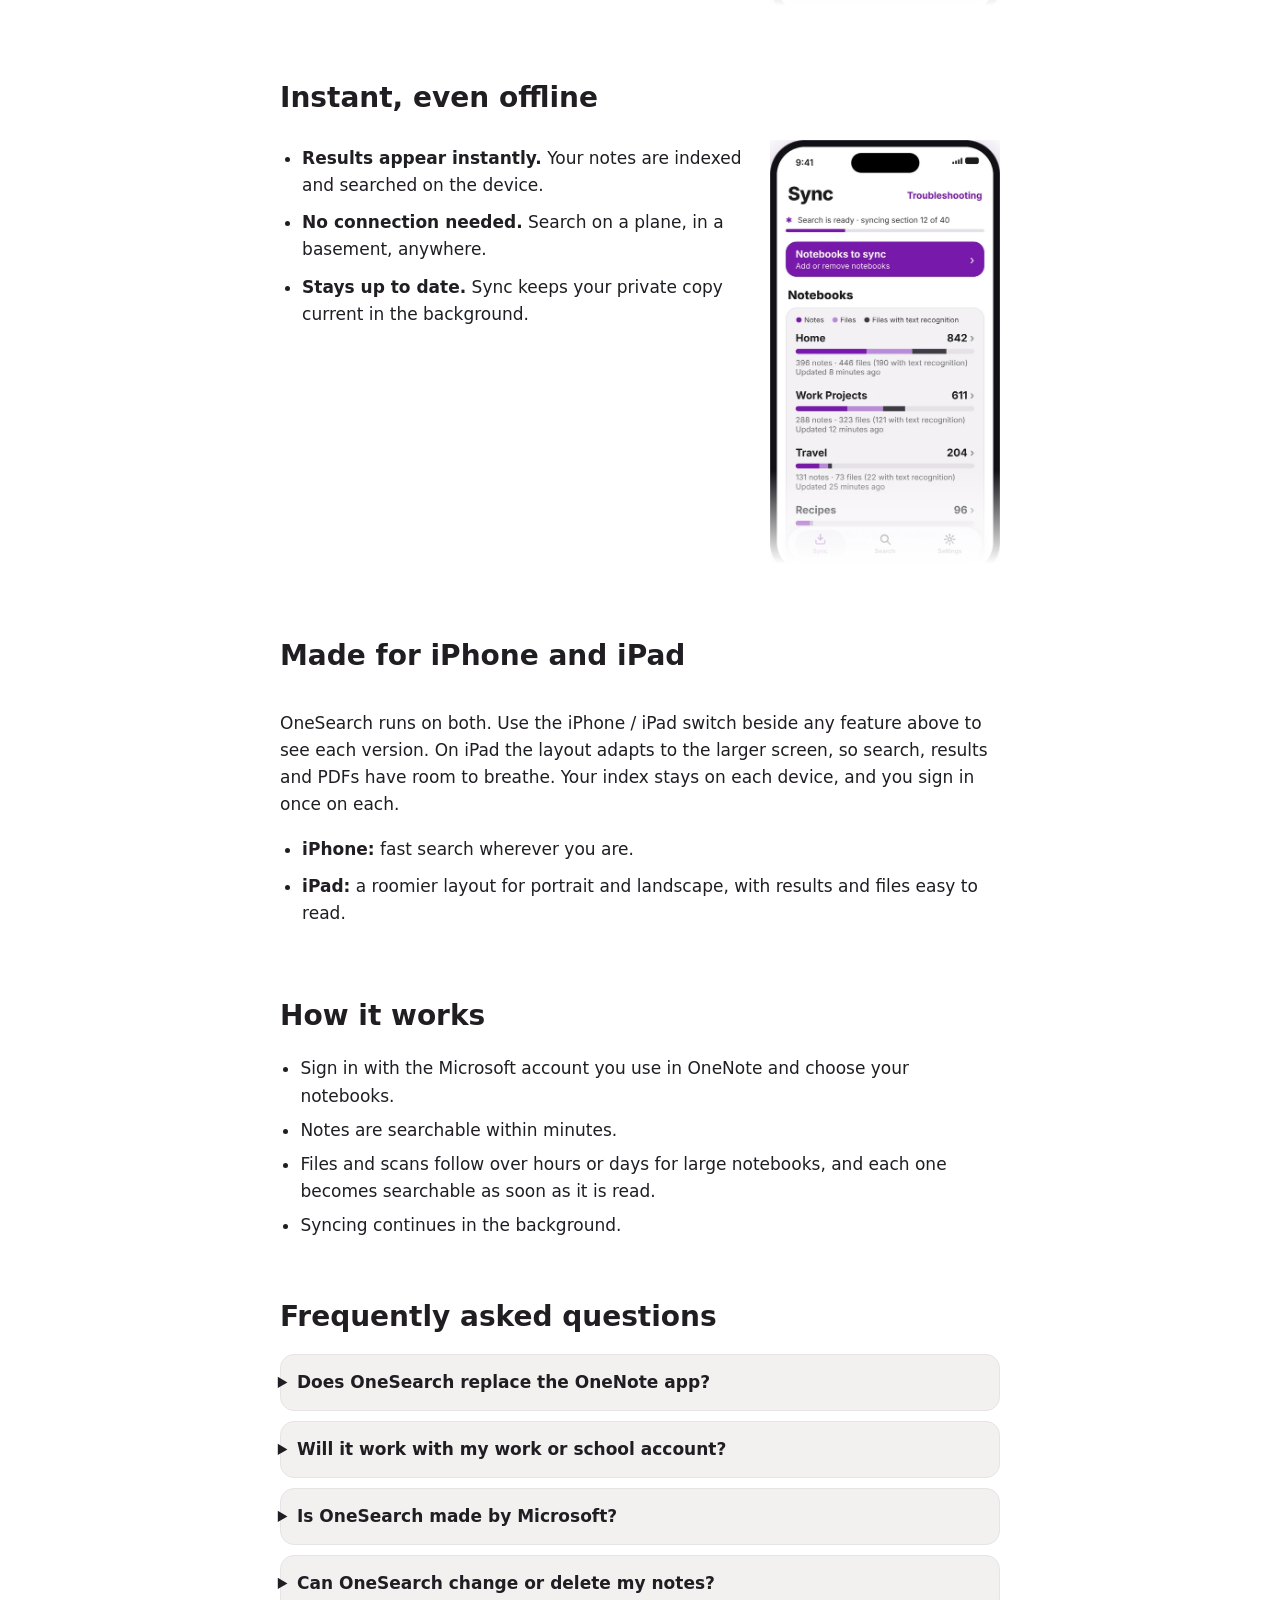
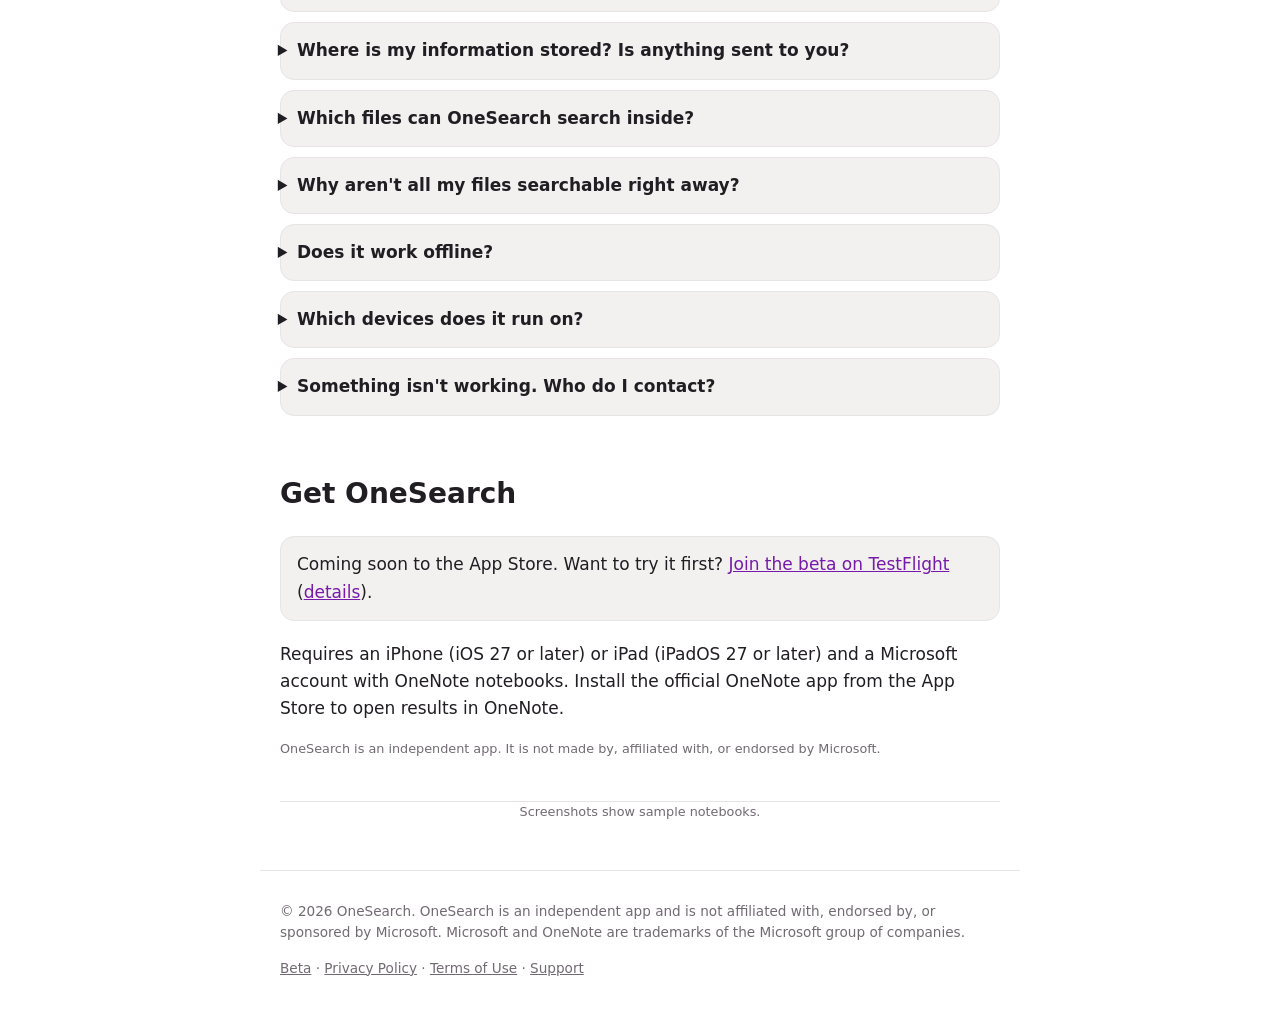
<file: index_1.html>
<!DOCTYPE html>
<html lang="en"><head><meta charset="utf-8"><meta name="viewport" content="width=device-width,initial-scale=1">
<title>OneSearch: find what OneNote can't</title>
<meta name="description" content="OneSearch, a companion app for OneNote. OneNote on iPhone can't find what's inside your PDFs and other file attachments. OneSearch can: private, on-device search with AND, OR and NOT logic, for iPhone and iPad.">
<meta property="og:title" content="OneSearch: find what OneNote can't"><meta property="og:description" content="Search inside your PDFs, scans and attachments in OneNote. Private, on iPhone and iPad."><meta property="og:image" content="img/banner.jpg">
<!-- When the app is live, add: <meta name="apple-itunes-app" content="app-id=YOUR_APP_ID"> -->
<link rel="icon" href="favicon.png"><link rel="stylesheet" href="style.css"></head><body class="home">
<header><a class="brand" href=""><img src="icon.png" alt="">OneSearch</a>
<nav><a href="#faq">FAQ</a><a href="beta/">Beta</a><a href="privacy/">Privacy</a><a href="terms/">Terms</a><a href="support/">Support</a><a class="navcta" href="#get">Get the app</a></nav></header>
<main>
<h1>OneSearch</h1>
<p class="tag">OneNote on iPhone can't find what's inside your PDFs and other file attachments. OneSearch can.</p>
<p class="byline">A companion app for the official OneNote app, on iPhone and iPad &middot; Version 1.0</p>
<div class="pills hero-cta"><a class="pill primary" href="#get">&#11015;&#65039; Get the app</a><a class="pill" href="#features">See how it works</a></div>
<img class="banner" src="img/banner.jpg" width="1800" height="900" alt="OneSearch: find anything in OneNote. Notes, PDFs, scans and photos, private on your device, for iPhone and iPad.">
<p class="intro-p">OneNote's own search often can't look inside attached files. OneSearch reads them and takes you straight to the page. It's a companion to the official OneNote app, so you keep using OneNote as you do now.</p>

<h2>A companion to the OneNote app</h2>
<p>OneSearch doesn't replace OneNote. Keep writing, organizing and syncing in the official Microsoft OneNote app; OneSearch only helps you find things.</p>
<ul class="feat">
<li><strong>Same notebooks, same account.</strong> Sign in with the Microsoft account you use in OneNote.</li>
<li><strong>Read-only.</strong> It never changes, moves or deletes anything in OneNote.</li>
<li><strong>Back to OneNote in one tap.</strong> Every result has an Open in OneNote button.</li>
</ul>

<h2>OneNote problems, solved</h2>
<table class="fix">
<thead><tr><th>The problem</th><th>With OneSearch</th></tr></thead>
<tbody>
<tr><td>Can't search inside PDFs and attachments</td><td>&#10003; Searches inside them, down to the page</td></tr>
<tr><td>Scans and photos aren't searchable</td><td>&#10003; Text recognized on your device</td></tr>
<tr><td>Can't tell where a result came from</td><td>&#10003; Shows notebook, section and note, and opens the match</td></tr>
<tr><td>Too many wrong results</td><td>&#10003; AND, OR, NOT, quotes and filters</td></tr>
<tr><td>A typo or wrong word finds nothing</td><td>&#10003; Typos forgiven, ideas found</td></tr>
<tr><td>Worried about privacy</td><td>&#10003; On-device and read-only, no server</td></tr>
</tbody></table>
<div class="pills"><a class="pill primary" href="#get">&#11015;&#65039; Get the app</a></div>

<h2 id="features">Features</h2>
<div class="sec" id="f1">
<div class="devshot" data-dev="phone"><div class="tabs" role="group" aria-label="Device"><button type="button" class="on" data-d="phone">iPhone</button><button type="button" data-d="ipad">iPad</button></div><img class="d-phone" src="img/phone-1.webp" width="500" height="920" loading="lazy" alt="OneSearch results showing a note and a PDF, with the matching words highlighted"><img class="d-ipad" src="img/ipad-2.webp" width="1444" height="1017" loading="lazy" alt="OneSearch on iPad: results with matches highlighted in notes and PDFs"></div>
<p>There are many ways to search, but I wanted one search that covers everything in OneNote:</p>
<ul class="feat">
<li><strong>Notes, files and scans together.</strong> PDFs, Office files and images attached to your notes become searchable alongside the notes themselves.</li>
<li><strong>Shows where it is.</strong> Every result names the notebook, section and note, so you know where it came from.</li>
<li><strong>Open the match.</strong> Jump straight to the file or page, with the words you searched for highlighted.</li>
<li><strong>Filters that fit.</strong> Narrow by type, notebook, section and date.</li>
<li><strong>Related items.</strong> Notes and files that belong together are linked, so they show up together.</li>
</ul>
</div>

<h2>Search with real logic</h2>
<div class="sec" id="f2">
<div class="devshot" data-dev="phone"><div class="tabs" role="group" aria-label="Device"><button type="button" class="on" data-d="phone">iPhone</button><button type="button" data-d="ipad">iPad</button></div><img class="d-phone" src="img/phone-3.webp" width="500" height="920" loading="lazy" alt="Search logic explained: AND, OR, NOT, brackets and quotes"><img class="d-ipad" src="img/ipad-1.webp" width="1444" height="1017" loading="lazy" alt="OneSearch on iPad: the Search screen with filters and search tips"></div>
<p>Go beyond plain keywords. The logic buttons sit right under the search box, so you never have to remember the syntax:</p>
<ul class="feat">
<li><code>roof AND warranty</code> both words must be there</li>
<li><code>roof OR gutter</code> either word will do</li>
<li><code>roof NOT 2019</code> leave out that word</li>
<li><code>(roof OR gutter) AND quote</code> brackets group the logic</li>
<li><code>"water damage"</code> words together, in order</li>
</ul>
<p>Write AND, OR and NOT in capitals; in lowercase they are ordinary words. Prefer plain words? Just type what you mean.</p>
</div>

<h2>Inside your files, down to the page</h2>
<div class="sec" id="f3">
<div class="devshot" data-dev="phone"><div class="tabs" role="group" aria-label="Device"><button type="button" class="on" data-d="phone">iPhone</button><button type="button" data-d="ipad">iPad</button></div><img class="d-phone full" src="img/phone-8.webp" width="500" height="1049" loading="lazy" alt="A PDF opened at the match on iPhone, with the search word highlighted"><img class="d-ipad" src="img/ipad-4.webp" width="1444" height="1017" loading="lazy" alt="OneSearch on iPad: a PDF opened at the matching page with the word highlighted"></div>
<ul class="feat">
<li><strong>Searches inside files.</strong> PDFs, Word, Excel and PowerPoint files, and images, down to the page.</li>
<li><strong>Reads scans and photos.</strong> Text recognition runs on your device, so a photographed receipt is as searchable as a typed note.</li>
<li><strong>Opens where the match is.</strong> No scrolling through a 60-page PDF to find the one line you wanted.</li>
<li><strong>Works where OneNote for iPhone can't.</strong> That's the whole point of OneSearch.</li>
</ul>
</div>

<h2>Typos forgiven, ideas found</h2>
<div class="sec" id="f4">
<div class="devshot" data-dev="phone"><div class="tabs" role="group" aria-label="Device"><button type="button" class="on" data-d="phone">iPhone</button><button type="button" data-d="ipad">iPad</button></div><img class="d-phone" src="img/phone-5.webp" width="500" height="920" loading="lazy" alt="Search results for a misspelled word and a related idea"><img class="d-ipad" src="img/ipad-3.webp" width="1444" height="1017" loading="lazy" alt="OneSearch on iPad: a note with matching files, note text and related items"></div>
<ul class="feat">
<li><strong>Forgives typos.</strong> Misspell a word and you still find the note.</li>
<li><strong>Finds the same idea in different words.</strong> Search for one way of saying it and see notes that say it another way.</li>
<li><strong>Smart, but on your device.</strong> The language understanding runs on your iPhone or iPad. Nothing is sent anywhere.</li>
</ul>
</div>

<h2>Private. On your iPhone or iPad.</h2>
<div class="sec" id="f5">
<img class="phone" src="img/phone-6.webp" width="500" height="920" loading="lazy" alt="Privacy: no server, no ads, no analytics">
<ul class="feat">
<li><strong>No server, no ads, no analytics.</strong> Nothing is sent to us or to anyone else. OneSearch only talks to Microsoft to sign you in and read your notes.</li>
<li><strong>Read-only.</strong> OneSearch never changes or deletes anything in OneNote.</li>
<li><strong>On-device text recognition and AI.</strong> Scans, photos and smart search all run on your device.</li>
<li><strong>You're in control.</strong> Choose which notebooks to sync. Sign out and the local index is removed.</li>
</ul>
</div>

<h2>Instant, even offline</h2>
<div class="sec" id="f6">
<img class="phone" src="img/phone-7.webp" width="500" height="920" loading="lazy" alt="OneSearch working offline with a private copy of your notes">
<ul class="feat">
<li><strong>Results appear instantly.</strong> Your notes are indexed and searched on the device.</li>
<li><strong>No connection needed.</strong> Search on a plane, in a basement, anywhere.</li>
<li><strong>Stays up to date.</strong> Sync keeps your private copy current in the background.</li>
</ul>
</div>

<h2>Made for iPhone and iPad</h2>
<div class="sec" id="ipad">
<p>OneSearch runs on both. Use the iPhone / iPad switch beside any feature above to see each version. On iPad the layout adapts to the larger screen, so search, results and PDFs have room to breathe. Your index stays on each device, and you sign in once on each.</p>
<ul class="feat">
<li><strong>iPhone:</strong> fast search wherever you are.</li>
<li><strong>iPad:</strong> a roomier layout for portrait and landscape, with results and files easy to read.</li>
</ul>
</div>

<h2>How it works</h2>
<ul class="feat">
<li>Sign in with the Microsoft account you use in OneNote and choose your notebooks.</li>
<li>Notes are searchable within minutes.</li>
<li>Files and scans follow over hours or days for large notebooks, and each one becomes searchable as soon as it is read.</li>
<li>Syncing continues in the background.</li>
</ul>

<h2 id="faq">Frequently asked questions</h2>
<div class="faq">
<details><summary>Does OneSearch replace the OneNote app?</summary><p>No. OneSearch is a companion. You keep creating, editing and syncing notes in the official OneNote app. OneSearch only helps you find things, and every result has an Open in OneNote button.</p></details>
<details><summary>Will it work with my work or school account?</summary><p>It depends on your organization. Personal Microsoft accounts (such as Outlook, Hotmail or Live) sign in normally. Work and school accounts are controlled by your organization's administrator. Many organizations require an administrator to approve an app before anyone can sign in to it, and some block third-party apps altogether. If you see a message that you need administrator approval, ask your IT administrator to approve OneSearch. If your organization doesn't allow it, OneSearch can't open those notebooks, and that decision is up to your organization, not OneSearch.</p></details>
<details><summary>Is OneSearch made by Microsoft?</summary><p>No. OneSearch is an independent app. It is not made by, affiliated with, or endorsed by Microsoft. It works with your own OneNote notebooks through your Microsoft account.</p></details>
<details><summary>Can OneSearch change or delete my notes?</summary><p>No. OneSearch is read-only. It never changes, moves or deletes anything in OneNote.</p></details>
<details><summary>Where is my information stored? Is anything sent to you?</summary><p>Your notes are indexed and searched on your device. There is no OneSearch server, and no ads or analytics. OneSearch only talks to Microsoft to sign you in and read your notes. Signing out removes the local index from your device. See the <a href="privacy/">Privacy Policy</a> for details.</p></details>
<details><summary>Which files can OneSearch search inside?</summary><p>PDFs, Office files (Word, Excel and PowerPoint) and images attached to your notes. Text in scans and photos is recognized on your device.</p></details>
<details><summary>Why aren't all my files searchable right away?</summary><p>Notes become searchable within minutes. Files and scans take longer, from hours to days for very large notebooks, and each one becomes searchable as soon as it has been read. Syncing continues in the background, and the Search screen shows how much is covered so far.</p></details>
<details><summary>Does it work offline?</summary><p>Yes. Search runs on your device, so results appear instantly even without a connection. A connection is only needed to sync new changes.</p></details>
<details><summary>Which devices does it run on?</summary><p>iPhone with iOS 27 or later and iPad with iPadOS 27 or later. Your index stays on each device, and you sign in once on each.</p></details>
<details><summary>Something isn't working. Who do I contact?</summary><p>Visit the <a href="support/">Support page</a> or email <a href="mailto:onesearchapp@gmail.com">onesearchapp@gmail.com</a>.</p></details>
</div>

<h2 id="get">Get OneSearch</h2>
<div class="note">Coming soon to the App Store. Want to try it first? <a href="https://testflight.apple.com/join/4nXEmU7m">Join the beta on TestFlight</a> (<a href="beta/">details</a>). <!-- Replace this note with the App Store badge link when the app is live: <a href="https://apps.apple.com/app/id[APP ID]">Download on the App Store</a> --></div>
<p>Requires an iPhone (iOS 27 or later) or iPad (iPadOS 27 or later) and a Microsoft account with OneNote notebooks. Install the official OneNote app from the App Store to open results in OneNote.</p>
<p class="fine" style="text-align:left">OneSearch is an independent app. It is not made by, affiliated with, or endorsed by Microsoft.</p>

<hr class="div">
<p class="fine">Screenshots show sample notebooks.</p>
</main>
<footer>
<p>&copy; 2026 OneSearch. OneSearch is an independent app and is not affiliated with, endorsed by, or sponsored by Microsoft. Microsoft and OneNote are trademarks of the Microsoft group of companies.</p>
<p><a href="beta/">Beta</a> &middot; <a href="privacy/">Privacy Policy</a> &middot; <a href="terms/">Terms of Use</a> &middot; <a href="support/">Support</a></p>
</footer>
<script>document.addEventListener("click",function(e){var b=e.target.closest(".devshot .tabs button");if(!b)return;var s=b.closest(".devshot");s.setAttribute("data-dev",b.getAttribute("data-d"));s.querySelectorAll(".tabs button").forEach(function(x){x.classList.toggle("on",x===b)})});</script>
</body></html>
</file>
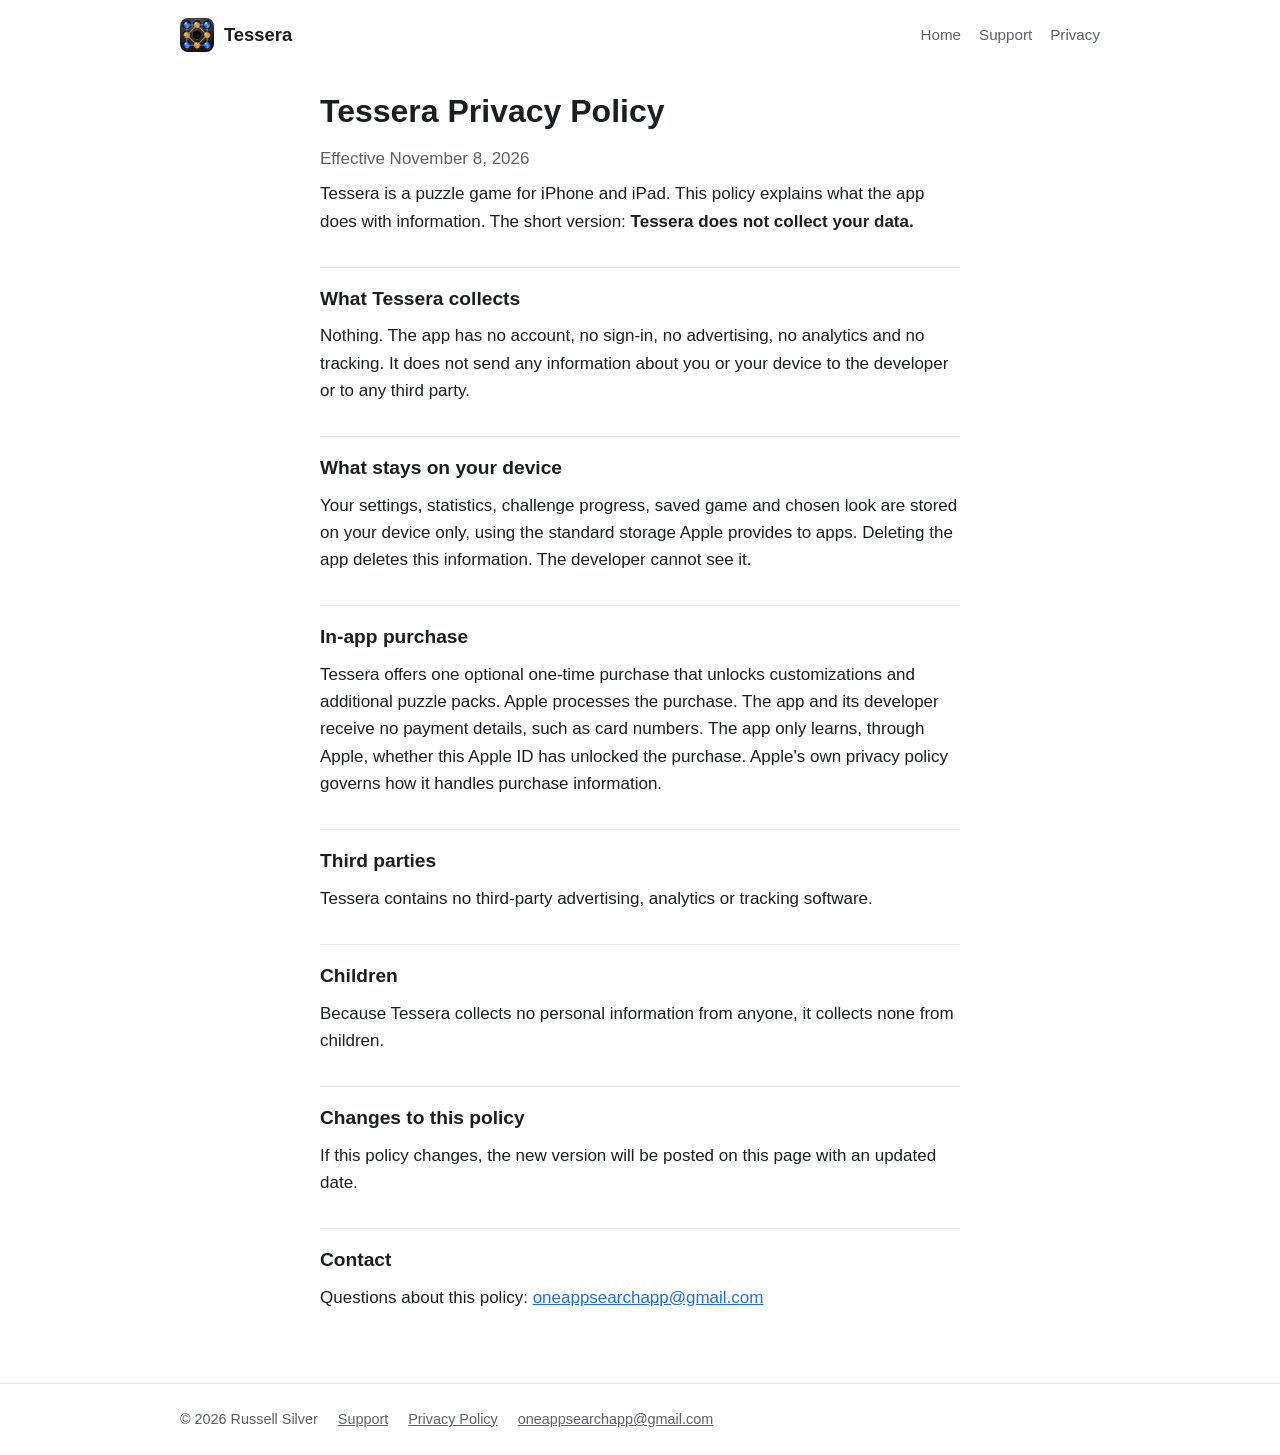
<file: privacy.html>
<!doctype html>
<html lang="en">
<head>
<meta charset="utf-8">
<meta name="viewport" content="width=device-width, initial-scale=1">
<meta name="robots" content="noindex">
<title>Tessera Privacy Policy</title>
<meta name="description" content="Privacy policy for Tessera">
<link rel="icon" href="tessera-favicon.png">
<link rel="apple-touch-icon" href="tessera-apple-touch-icon.png">
<link rel="stylesheet" href="tessera-style.css">
</head>
<body>
<header class="nav">
  <a class="brand" href="index.html"><img src="tessera-icon.png" alt="">Tessera</a>
  <nav><a href="index.html">Home</a><a href="support.html">Support</a><a href="privacy.html">Privacy</a></nav>
</header>
<div class="doc">
  <h1>Tessera Privacy Policy</h1>
  <p class="meta">Effective November 8, 2026</p>

  <p>Tessera is a puzzle game for iPhone and iPad. This policy explains what the app does with information. The short version: <strong>Tessera does not collect your data.</strong></p>

  <h2>What Tessera collects</h2>
  <p>Nothing. The app has no account, no sign-in, no advertising, no analytics and no tracking. It does not send any information about you or your device to the developer or to any third party.</p>

  <h2>What stays on your device</h2>
  <p>Your settings, statistics, challenge progress, saved game and chosen look are stored on your device only, using the standard storage Apple provides to apps. Deleting the app deletes this information. The developer cannot see it.</p>

  <h2>In-app purchase</h2>
  <p>Tessera offers one optional one-time purchase that unlocks customizations and additional puzzle packs. Apple processes the purchase. The app and its developer receive no payment details, such as card numbers. The app only learns, through Apple, whether this Apple ID has unlocked the purchase. Apple's own privacy policy governs how it handles purchase information.</p>

  <h2>Third parties</h2>
  <p>Tessera contains no third-party advertising, analytics or tracking software.</p>

  <h2>Children</h2>
  <p>Because Tessera collects no personal information from anyone, it collects none from children.</p>

  <h2>Changes to this policy</h2>
  <p>If this policy changes, the new version will be posted on this page with an updated date.</p>

  <h2>Contact</h2>
  <p>Questions about this policy: <a href="mailto:oneappsearchapp@gmail.com">oneappsearchapp@gmail.com</a></p>
</div>
<footer><div class="in"><span>&copy; 2026 Russell Silver</span><a href="support.html">Support</a><a href="privacy.html">Privacy Policy</a><a href="mailto:oneappsearchapp@gmail.com">oneappsearchapp@gmail.com</a></div></footer>
</body>
</html>
</file>
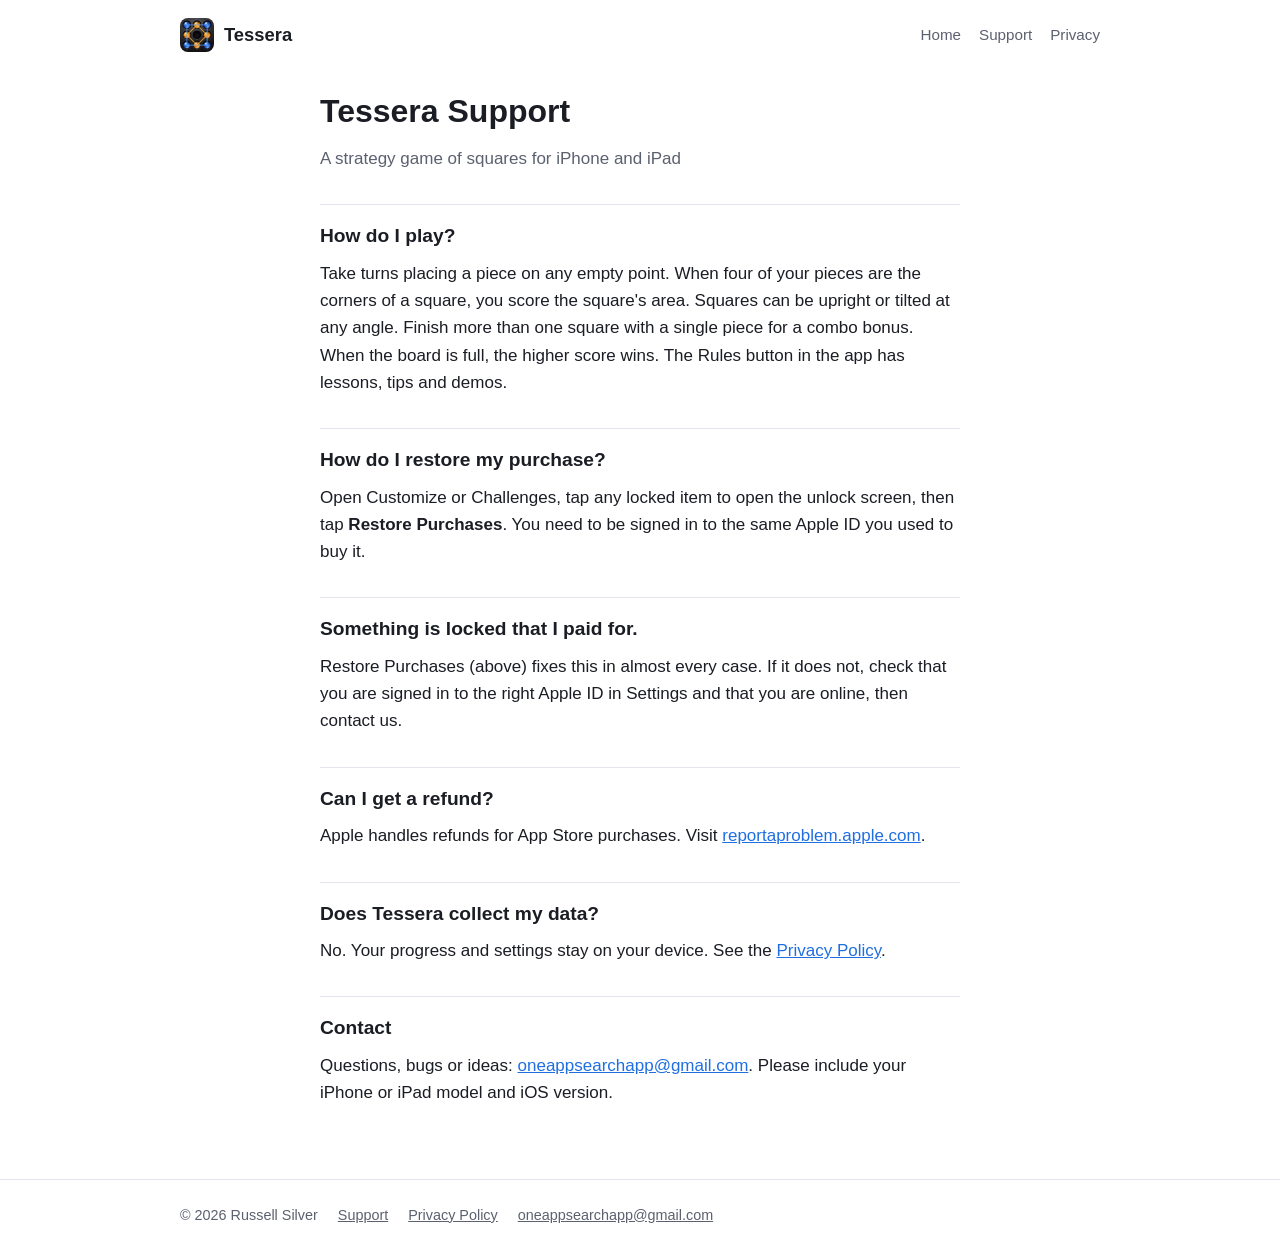
<file: support.html>
<!doctype html>
<html lang="en">
<head>
<meta charset="utf-8">
<meta name="viewport" content="width=device-width, initial-scale=1">
<meta name="robots" content="noindex">
<title>Tessera Support</title>
<meta name="description" content="Help and contact for Tessera">
<link rel="icon" href="tessera-favicon.png">
<link rel="apple-touch-icon" href="tessera-apple-touch-icon.png">
<link rel="stylesheet" href="tessera-style.css">
</head>
<body>
<header class="nav">
  <a class="brand" href="index.html"><img src="tessera-icon.png" alt="">Tessera</a>
  <nav><a href="index.html">Home</a><a href="support.html">Support</a><a href="privacy.html">Privacy</a></nav>
</header>
<div class="doc">
  <h1>Tessera Support</h1>
  <p class="meta">A strategy game of squares for iPhone and iPad</p>

  <h2>How do I play?</h2>
  <p>Take turns placing a piece on any empty point. When four of your pieces are the corners of a square, you score the square's area. Squares can be upright or tilted at any angle. Finish more than one square with a single piece for a combo bonus. When the board is full, the higher score wins. The Rules button in the app has lessons, tips and demos.</p>

  <h2>How do I restore my purchase?</h2>
  <p>Open Customize or Challenges, tap any locked item to open the unlock screen, then tap <strong>Restore Purchases</strong>. You need to be signed in to the same Apple ID you used to buy it.</p>

  <h2>Something is locked that I paid for.</h2>
  <p>Restore Purchases (above) fixes this in almost every case. If it does not, check that you are signed in to the right Apple ID in Settings and that you are online, then contact us.</p>

  <h2>Can I get a refund?</h2>
  <p>Apple handles refunds for App Store purchases. Visit <a href="https://reportaproblem.apple.com">reportaproblem.apple.com</a>.</p>

  <h2>Does Tessera collect my data?</h2>
  <p>No. Your progress and settings stay on your device. See the <a href="privacy.html">Privacy Policy</a>.</p>

  <h2>Contact</h2>
  <p>Questions, bugs or ideas: <a href="mailto:oneappsearchapp@gmail.com">oneappsearchapp@gmail.com</a>. Please include your iPhone or iPad model and iOS version.</p>
</div>
<footer><div class="in"><span>&copy; 2026 Russell Silver</span><a href="support.html">Support</a><a href="privacy.html">Privacy Policy</a><a href="mailto:oneappsearchapp@gmail.com">oneappsearchapp@gmail.com</a></div></footer>
</body>
</html>
</file>
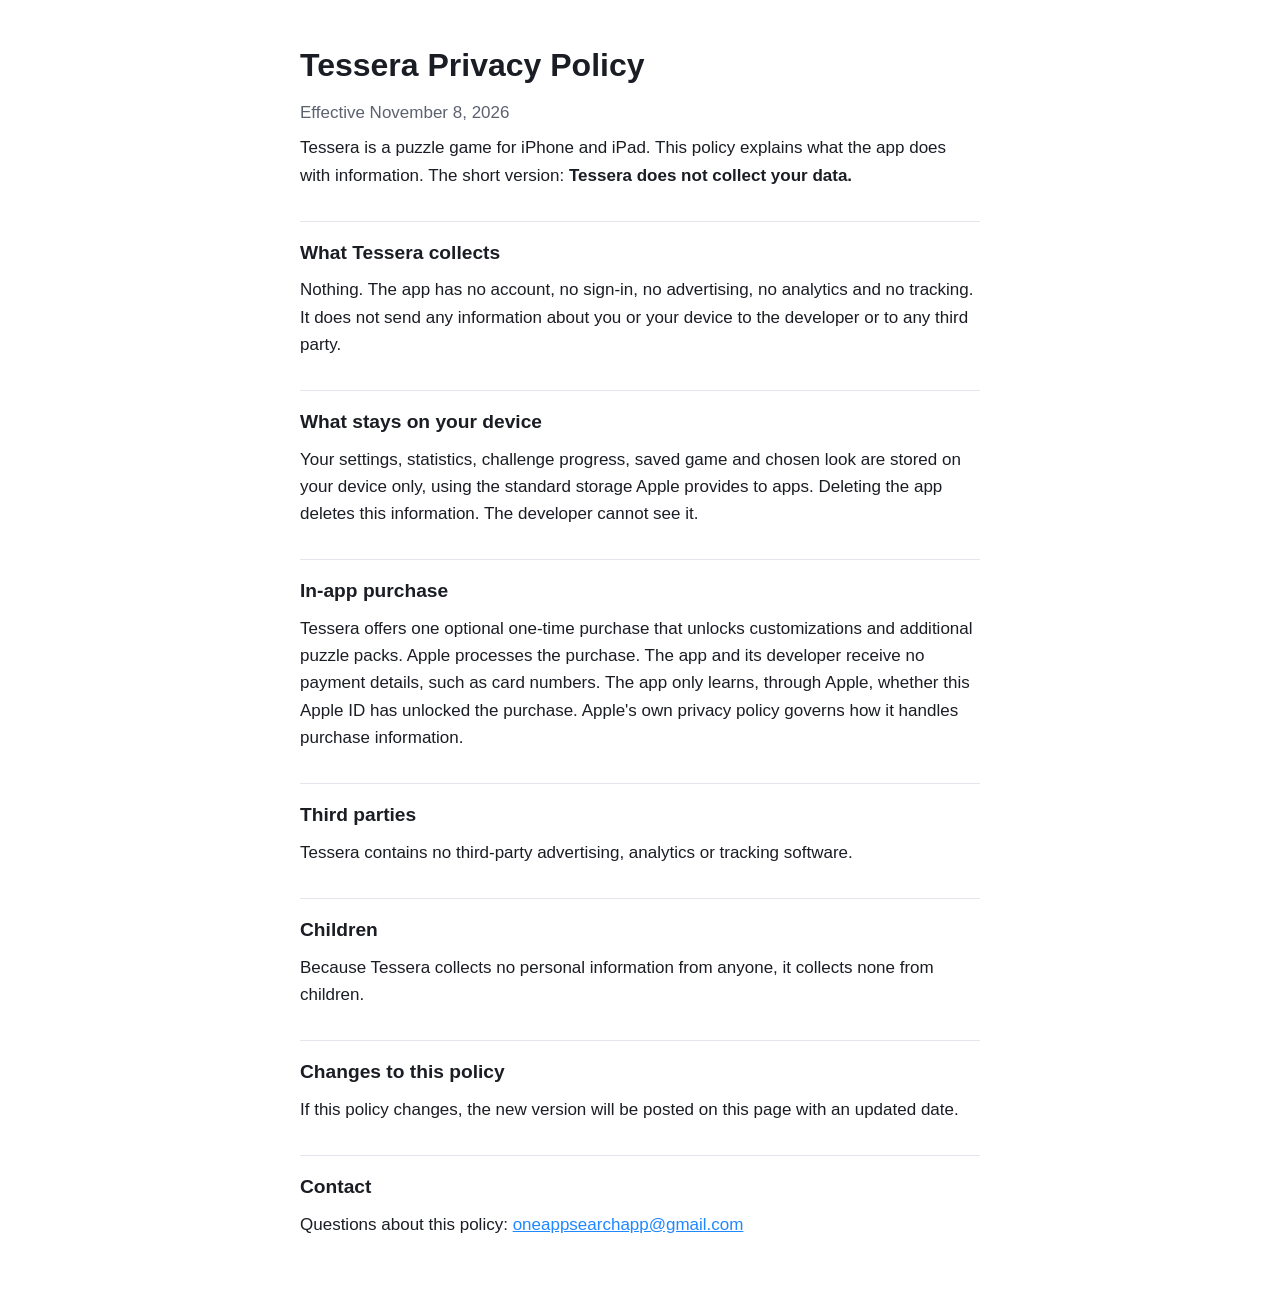
<file: tessera-privacy.html>
<!doctype html>
<html lang="en">
<head>
<meta charset="utf-8">
<meta name="viewport" content="width=device-width, initial-scale=1">
<meta name="robots" content="noindex">
<title>Tessera Privacy Policy</title>
<style>
  :root { --bg:#ffffff; --fg:#1b1d24; --muted:#5c6170; --accent:#1f87ff; --rule:#e3e6ee; }
  @media (prefers-color-scheme: dark) {
    :root { --bg:#0e1017; --fg:#eceef4; --muted:#a1a7b8; --accent:#5aa8ff; --rule:#262a36; }
  }
  body { margin:0; background:var(--bg); color:var(--fg);
         font:17px/1.6 -apple-system, BlinkMacSystemFont, "Segoe UI", Roboto, Helvetica, Arial, sans-serif; }
  main { max-width:680px; margin:0 auto; padding:40px 20px 64px; }
  h1 { font-size:2rem; margin:0 0 4px; }
  h2 { font-size:1.2rem; margin:32px 0 6px; padding-top:16px; border-top:1px solid var(--rule); }
  p, li { margin:8px 0; }
  .meta { color:var(--muted); }
  a { color:var(--accent); }
</style>
</head>
<body>
<main>
  <h1>Tessera Privacy Policy</h1>
  <p class="meta">Effective November 8, 2026</p>

  <p>Tessera is a puzzle game for iPhone and iPad. This policy explains what the app does with information. The short version: <strong>Tessera does not collect your data.</strong></p>

  <h2>What Tessera collects</h2>
  <p>Nothing. The app has no account, no sign-in, no advertising, no analytics and no tracking. It does not send any information about you or your device to the developer or to any third party.</p>

  <h2>What stays on your device</h2>
  <p>Your settings, statistics, challenge progress, saved game and chosen look are stored on your device only, using the standard storage Apple provides to apps. Deleting the app deletes this information. The developer cannot see it.</p>

  <h2>In-app purchase</h2>
  <p>Tessera offers one optional one-time purchase that unlocks customizations and additional puzzle packs. Apple processes the purchase. The app and its developer receive no payment details, such as card numbers. The app only learns, through Apple, whether this Apple ID has unlocked the purchase. Apple's own privacy policy governs how it handles purchase information.</p>

  <h2>Third parties</h2>
  <p>Tessera contains no third-party advertising, analytics or tracking software.</p>

  <h2>Children</h2>
  <p>Because Tessera collects no personal information from anyone, it collects none from children.</p>

  <h2>Changes to this policy</h2>
  <p>If this policy changes, the new version will be posted on this page with an updated date.</p>

  <h2>Contact</h2>
  <p>Questions about this policy: <a href="mailto:oneappsearchapp@gmail.com">oneappsearchapp@gmail.com</a></p>
</main>
</body>
</html>
</file>
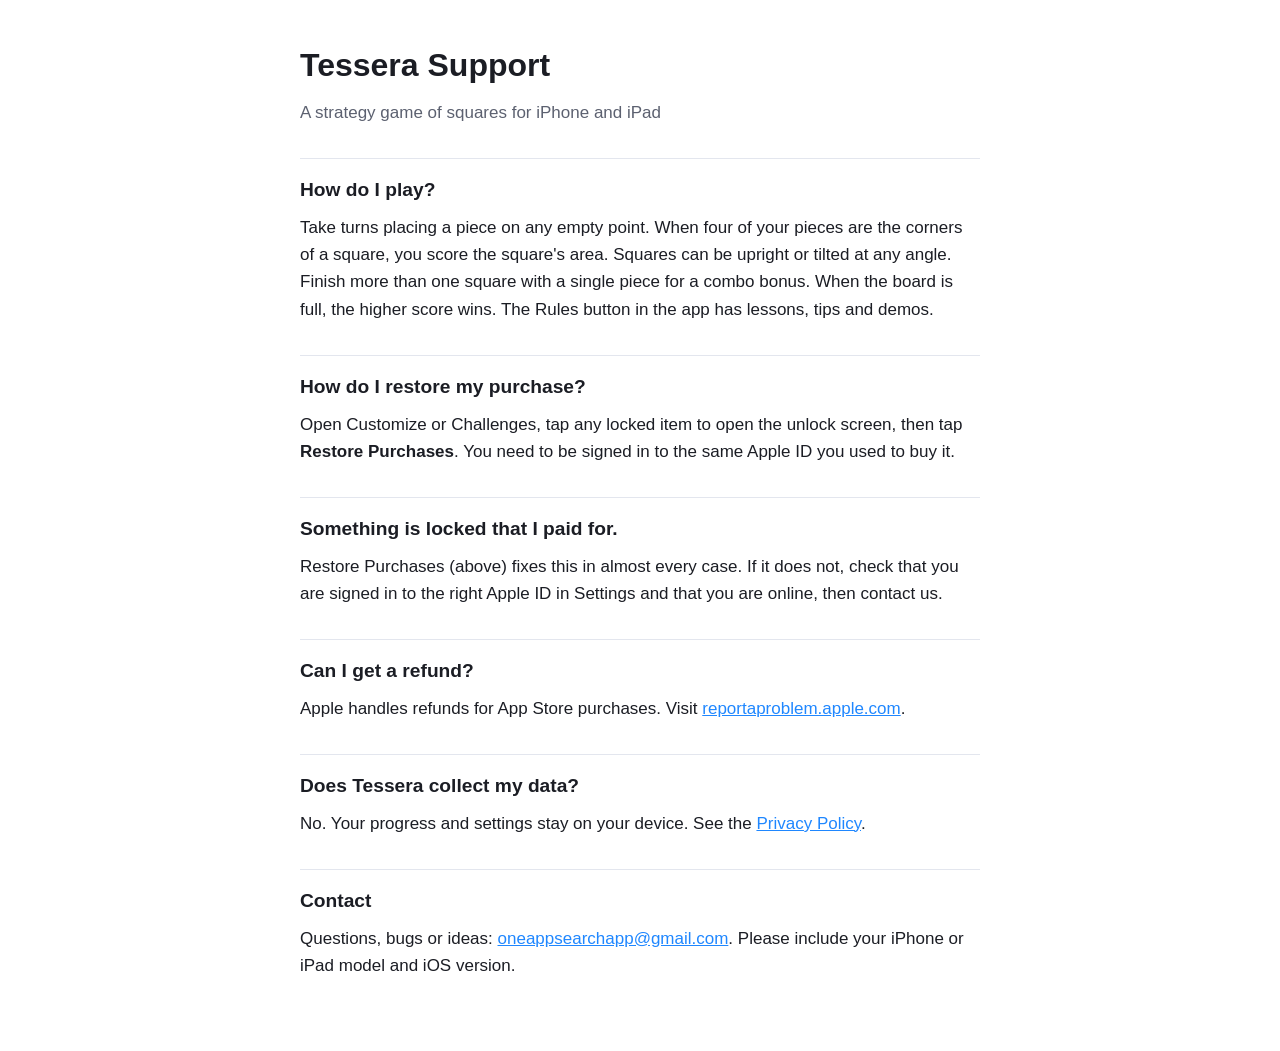
<file: tessera-support.html>
<!doctype html>
<html lang="en">
<head>
<meta charset="utf-8">
<meta name="viewport" content="width=device-width, initial-scale=1">
<meta name="robots" content="noindex">
<title>Tessera Support</title>
<style>
  :root { --bg:#ffffff; --fg:#1b1d24; --muted:#5c6170; --accent:#1f87ff; --rule:#e3e6ee; }
  @media (prefers-color-scheme: dark) {
    :root { --bg:#0e1017; --fg:#eceef4; --muted:#a1a7b8; --accent:#5aa8ff; --rule:#262a36; }
  }
  body { margin:0; background:var(--bg); color:var(--fg);
         font:17px/1.6 -apple-system, BlinkMacSystemFont, "Segoe UI", Roboto, Helvetica, Arial, sans-serif; }
  main { max-width:680px; margin:0 auto; padding:40px 20px 64px; }
  h1 { font-size:2rem; margin:0 0 4px; }
  h2 { font-size:1.2rem; margin:32px 0 6px; padding-top:16px; border-top:1px solid var(--rule); }
  p, li { margin:8px 0; }
  .meta { color:var(--muted); }
  a { color:var(--accent); }
</style>
</head>
<body>
<main>
  <h1>Tessera Support</h1>
  <p class="meta">A strategy game of squares for iPhone and iPad</p>

  <h2>How do I play?</h2>
  <p>Take turns placing a piece on any empty point. When four of your pieces are the corners of a square, you score the square's area. Squares can be upright or tilted at any angle. Finish more than one square with a single piece for a combo bonus. When the board is full, the higher score wins. The Rules button in the app has lessons, tips and demos.</p>

  <h2>How do I restore my purchase?</h2>
  <p>Open Customize or Challenges, tap any locked item to open the unlock screen, then tap <strong>Restore Purchases</strong>. You need to be signed in to the same Apple ID you used to buy it.</p>

  <h2>Something is locked that I paid for.</h2>
  <p>Restore Purchases (above) fixes this in almost every case. If it does not, check that you are signed in to the right Apple ID in Settings and that you are online, then contact us.</p>

  <h2>Can I get a refund?</h2>
  <p>Apple handles refunds for App Store purchases. Visit <a href="https://reportaproblem.apple.com">reportaproblem.apple.com</a>.</p>

  <h2>Does Tessera collect my data?</h2>
  <p>No. Your progress and settings stay on your device. See the <a href="tessera-privacy.html">Privacy Policy</a>.</p>

  <h2>Contact</h2>
  <p>Questions, bugs or ideas: <a href="mailto:oneappsearchapp@gmail.com">oneappsearchapp@gmail.com</a>. Please include your iPhone or iPad model and iOS version.</p>
</main>
</body>
</html>
</file>
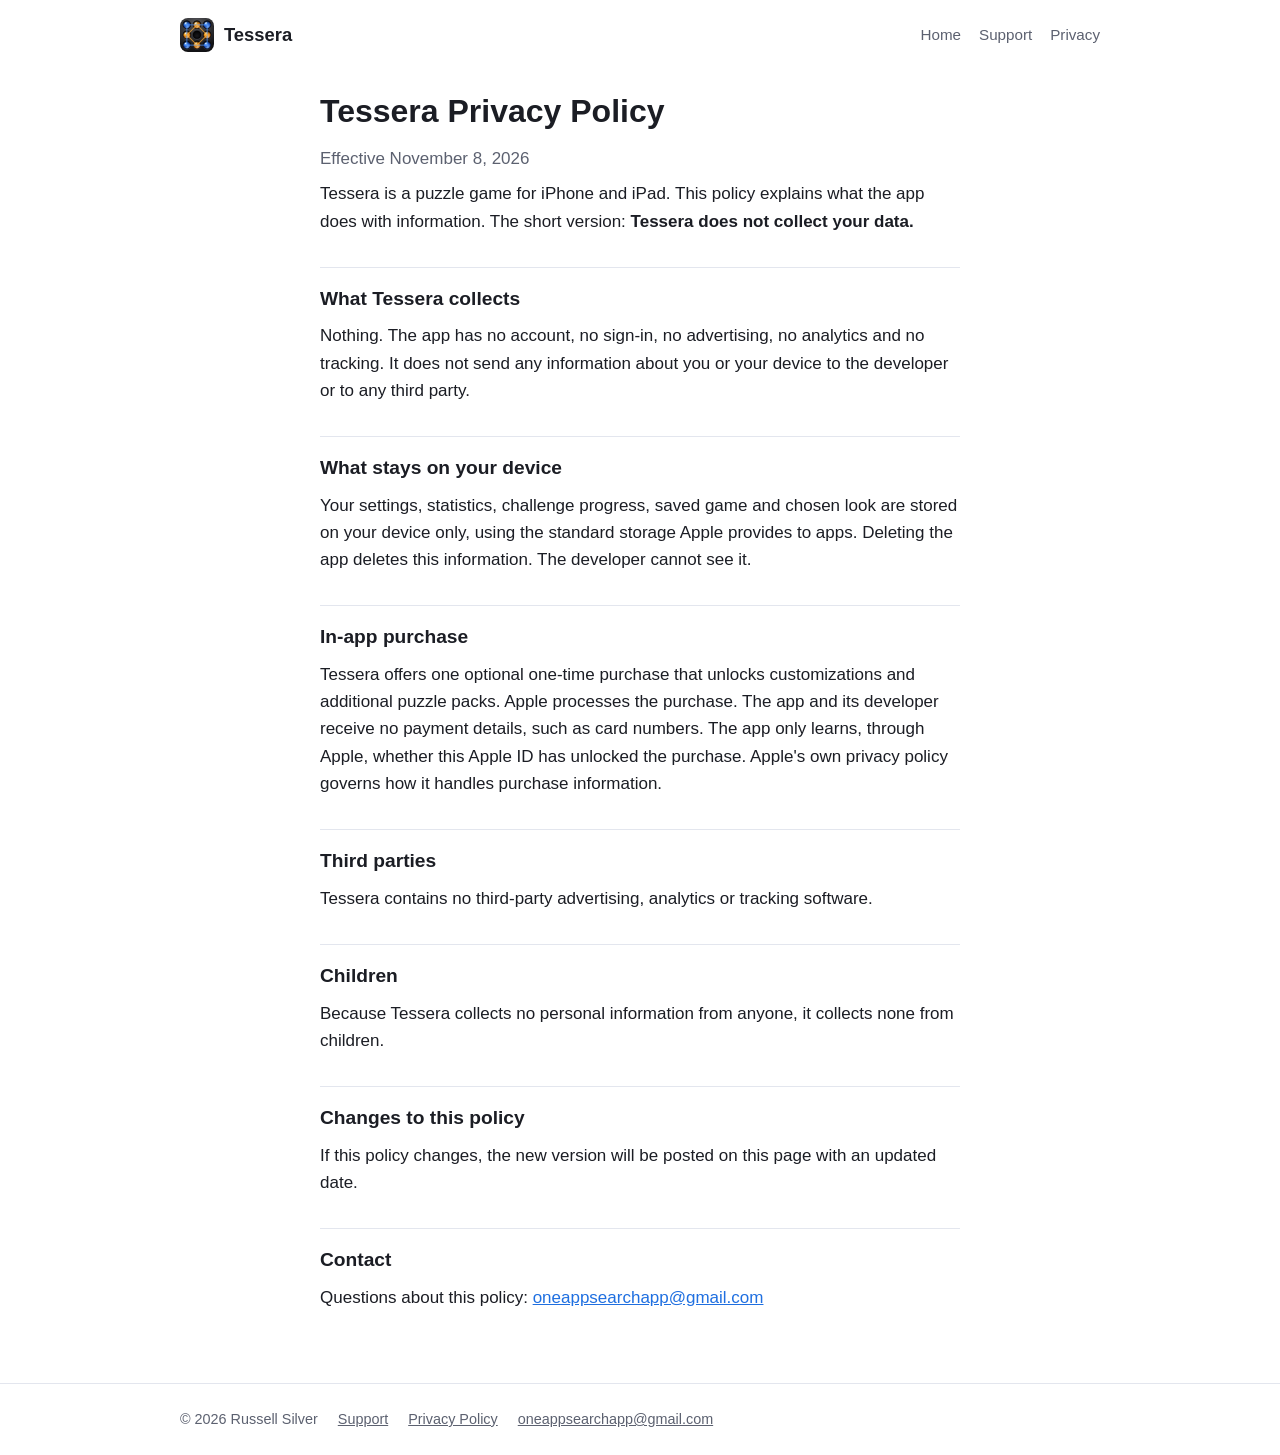
<file: tessera/privacy.html>
<!doctype html>
<html lang="en">
<head>
<meta charset="utf-8">
<meta name="viewport" content="width=device-width, initial-scale=1">
<meta name="robots" content="noindex">
<title>Tessera Privacy Policy</title>
<meta name="description" content="Privacy policy for Tessera">
<link rel="icon" href="[data-uri]">

<style>
:root{--bg:#fff;--fg:#1b1d24;--muted:#5c6170;--accent:#1f6fe0;--rule:#e3e6ee;--card:#f4f6fb;--hero1:#eaf2ff;--hero2:#fff}
@media(prefers-color-scheme:dark){:root{--bg:#0b0e16;--fg:#eceef4;--muted:#a1a7b8;--accent:#6aaeff;--rule:#262a36;--card:#141926;--hero1:#10223f;--hero2:#0b0e16}}
*{box-sizing:border-box}
body{margin:0;background:var(--bg);color:var(--fg);font:17px/1.6 -apple-system,BlinkMacSystemFont,"Segoe UI",Roboto,Helvetica,Arial,sans-serif}
a{color:var(--accent)}
header.nav{max-width:960px;margin:0 auto;padding:18px 20px;display:flex;align-items:center;gap:16px}
header.nav .brand{display:flex;align-items:center;gap:10px;font-weight:700;font-size:1.15rem;color:var(--fg);text-decoration:none}
header.nav .brand img{width:34px;height:34px;border-radius:8px}
header.nav nav{margin-left:auto;display:flex;gap:18px}
header.nav nav a{color:var(--muted);text-decoration:none;font-size:.95rem}
header.nav nav a:hover{color:var(--fg)}
.hero{background:linear-gradient(180deg,var(--hero1),var(--hero2))}
.hero .in{max-width:960px;margin:0 auto;padding:40px 20px 56px;text-align:center}
.hero img.icon{width:112px;height:112px;border-radius:26px;box-shadow:0 10px 30px rgba(0,0,0,.25)}
.hero h1{font-size:clamp(2.2rem,6vw,3.4rem);line-height:1.1;margin:22px 0 10px}
.hero p.lead{font-size:1.2rem;color:var(--muted);max-width:620px;margin:0 auto 22px}
.pill{display:inline-block;padding:8px 18px;border-radius:999px;background:var(--accent);color:#fff;font-weight:600;font-size:.95rem}
main{max-width:960px;margin:0 auto;padding:0 20px 64px}
section{padding:40px 0 0}
h2{font-size:1.6rem;margin:0 0 14px}
.grid{display:grid;grid-template-columns:repeat(auto-fit,minmax(250px,1fr));gap:16px}
.card{background:var(--card);border:1px solid var(--rule);border-radius:16px;padding:20px}
.card h3{margin:0 0 6px;font-size:1.05rem}.card p{margin:0;color:var(--muted);font-size:.97rem}
.shots{display:flex;gap:16px;overflow-x:auto;padding:6px 2px 18px;scroll-snap-type:x mandatory}
.shots img{height:520px;width:auto;border-radius:18px;border:1px solid var(--rule);scroll-snap-align:start;flex:none}
.doc{max-width:680px;margin:0 auto;padding:8px 20px 64px}
.doc h1{font-size:2rem;margin:8px 0 4px}
.doc h2{font-size:1.2rem;margin:32px 0 6px;padding-top:16px;border-top:1px solid var(--rule)}
.doc p,.doc li{margin:8px 0}
.meta{color:var(--muted)}
footer{border-top:1px solid var(--rule);color:var(--muted);font-size:.9rem}
footer .in{max-width:960px;margin:0 auto;padding:24px 20px;display:flex;flex-wrap:wrap;gap:8px 20px}
footer a{color:var(--muted)}
@media(max-width:560px){.shots img{height:420px}}
.g4{grid-template-columns:repeat(auto-fit,minmax(200px,1fr))}

</style>
</head>
<body>
<header class="nav">
  <a class="brand" href="index.html"><img src="[data-uri]" alt="">Tessera</a>
  <nav><a href="index.html">Home</a><a href="support.html">Support</a><a href="privacy.html">Privacy</a></nav>
</header>
<div class="doc">
  <h1>Tessera Privacy Policy</h1>
  <p class="meta">Effective November 8, 2026</p>

  <p>Tessera is a puzzle game for iPhone and iPad. This policy explains what the app does with information. The short version: <strong>Tessera does not collect your data.</strong></p>

  <h2>What Tessera collects</h2>
  <p>Nothing. The app has no account, no sign-in, no advertising, no analytics and no tracking. It does not send any information about you or your device to the developer or to any third party.</p>

  <h2>What stays on your device</h2>
  <p>Your settings, statistics, challenge progress, saved game and chosen look are stored on your device only, using the standard storage Apple provides to apps. Deleting the app deletes this information. The developer cannot see it.</p>

  <h2>In-app purchase</h2>
  <p>Tessera offers one optional one-time purchase that unlocks customizations and additional puzzle packs. Apple processes the purchase. The app and its developer receive no payment details, such as card numbers. The app only learns, through Apple, whether this Apple ID has unlocked the purchase. Apple's own privacy policy governs how it handles purchase information.</p>

  <h2>Third parties</h2>
  <p>Tessera contains no third-party advertising, analytics or tracking software.</p>

  <h2>Children</h2>
  <p>Because Tessera collects no personal information from anyone, it collects none from children.</p>

  <h2>Changes to this policy</h2>
  <p>If this policy changes, the new version will be posted on this page with an updated date.</p>

  <h2>Contact</h2>
  <p>Questions about this policy: <a href="mailto:oneappsearchapp@gmail.com">oneappsearchapp@gmail.com</a></p>
</div>
<footer><div class="in"><span>&copy; 2026 Russell Silver</span><a href="support.html">Support</a><a href="privacy.html">Privacy Policy</a><a href="mailto:oneappsearchapp@gmail.com">oneappsearchapp@gmail.com</a></div></footer>
</body>
</html>
</file>
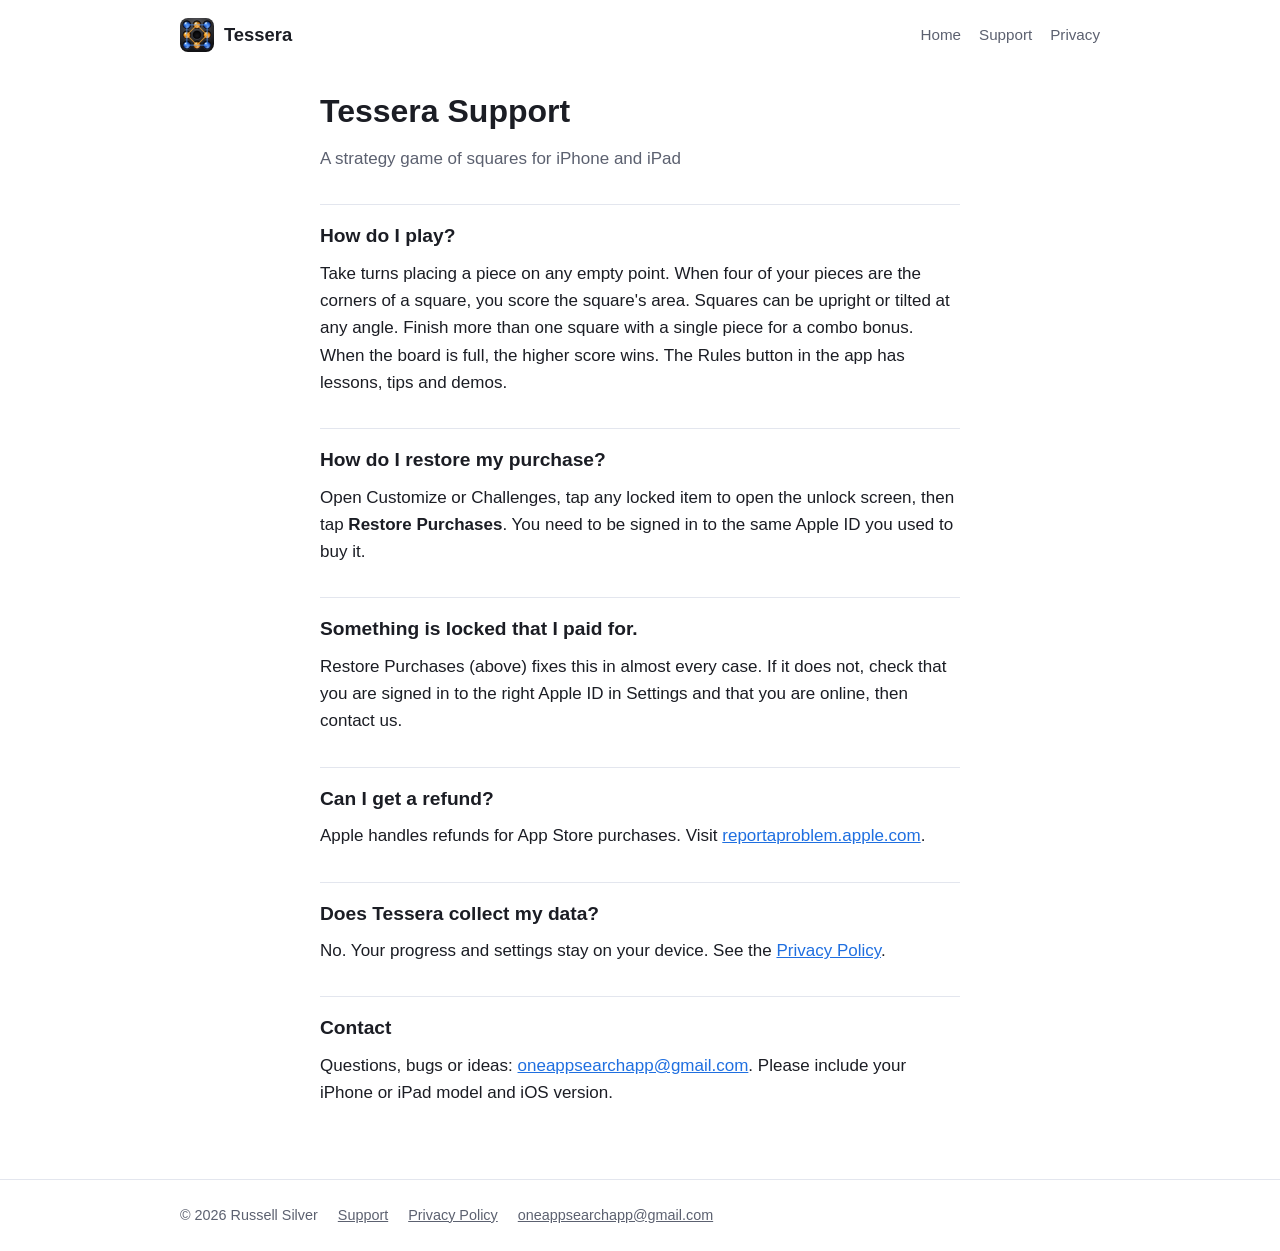
<file: tessera/support.html>
<!doctype html>
<html lang="en">
<head>
<meta charset="utf-8">
<meta name="viewport" content="width=device-width, initial-scale=1">
<meta name="robots" content="noindex">
<title>Tessera Support</title>
<meta name="description" content="Help and contact for Tessera">
<link rel="icon" href="[data-uri]">

<style>
:root{--bg:#fff;--fg:#1b1d24;--muted:#5c6170;--accent:#1f6fe0;--rule:#e3e6ee;--card:#f4f6fb;--hero1:#eaf2ff;--hero2:#fff}
@media(prefers-color-scheme:dark){:root{--bg:#0b0e16;--fg:#eceef4;--muted:#a1a7b8;--accent:#6aaeff;--rule:#262a36;--card:#141926;--hero1:#10223f;--hero2:#0b0e16}}
*{box-sizing:border-box}
body{margin:0;background:var(--bg);color:var(--fg);font:17px/1.6 -apple-system,BlinkMacSystemFont,"Segoe UI",Roboto,Helvetica,Arial,sans-serif}
a{color:var(--accent)}
header.nav{max-width:960px;margin:0 auto;padding:18px 20px;display:flex;align-items:center;gap:16px}
header.nav .brand{display:flex;align-items:center;gap:10px;font-weight:700;font-size:1.15rem;color:var(--fg);text-decoration:none}
header.nav .brand img{width:34px;height:34px;border-radius:8px}
header.nav nav{margin-left:auto;display:flex;gap:18px}
header.nav nav a{color:var(--muted);text-decoration:none;font-size:.95rem}
header.nav nav a:hover{color:var(--fg)}
.hero{background:linear-gradient(180deg,var(--hero1),var(--hero2))}
.hero .in{max-width:960px;margin:0 auto;padding:40px 20px 56px;text-align:center}
.hero img.icon{width:112px;height:112px;border-radius:26px;box-shadow:0 10px 30px rgba(0,0,0,.25)}
.hero h1{font-size:clamp(2.2rem,6vw,3.4rem);line-height:1.1;margin:22px 0 10px}
.hero p.lead{font-size:1.2rem;color:var(--muted);max-width:620px;margin:0 auto 22px}
.pill{display:inline-block;padding:8px 18px;border-radius:999px;background:var(--accent);color:#fff;font-weight:600;font-size:.95rem}
main{max-width:960px;margin:0 auto;padding:0 20px 64px}
section{padding:40px 0 0}
h2{font-size:1.6rem;margin:0 0 14px}
.grid{display:grid;grid-template-columns:repeat(auto-fit,minmax(250px,1fr));gap:16px}
.card{background:var(--card);border:1px solid var(--rule);border-radius:16px;padding:20px}
.card h3{margin:0 0 6px;font-size:1.05rem}.card p{margin:0;color:var(--muted);font-size:.97rem}
.shots{display:flex;gap:16px;overflow-x:auto;padding:6px 2px 18px;scroll-snap-type:x mandatory}
.shots img{height:520px;width:auto;border-radius:18px;border:1px solid var(--rule);scroll-snap-align:start;flex:none}
.doc{max-width:680px;margin:0 auto;padding:8px 20px 64px}
.doc h1{font-size:2rem;margin:8px 0 4px}
.doc h2{font-size:1.2rem;margin:32px 0 6px;padding-top:16px;border-top:1px solid var(--rule)}
.doc p,.doc li{margin:8px 0}
.meta{color:var(--muted)}
footer{border-top:1px solid var(--rule);color:var(--muted);font-size:.9rem}
footer .in{max-width:960px;margin:0 auto;padding:24px 20px;display:flex;flex-wrap:wrap;gap:8px 20px}
footer a{color:var(--muted)}
@media(max-width:560px){.shots img{height:420px}}
.g4{grid-template-columns:repeat(auto-fit,minmax(200px,1fr))}

</style>
</head>
<body>
<header class="nav">
  <a class="brand" href="index.html"><img src="[data-uri]" alt="">Tessera</a>
  <nav><a href="index.html">Home</a><a href="support.html">Support</a><a href="privacy.html">Privacy</a></nav>
</header>
<div class="doc">
  <h1>Tessera Support</h1>
  <p class="meta">A strategy game of squares for iPhone and iPad</p>

  <h2>How do I play?</h2>
  <p>Take turns placing a piece on any empty point. When four of your pieces are the corners of a square, you score the square's area. Squares can be upright or tilted at any angle. Finish more than one square with a single piece for a combo bonus. When the board is full, the higher score wins. The Rules button in the app has lessons, tips and demos.</p>

  <h2>How do I restore my purchase?</h2>
  <p>Open Customize or Challenges, tap any locked item to open the unlock screen, then tap <strong>Restore Purchases</strong>. You need to be signed in to the same Apple ID you used to buy it.</p>

  <h2>Something is locked that I paid for.</h2>
  <p>Restore Purchases (above) fixes this in almost every case. If it does not, check that you are signed in to the right Apple ID in Settings and that you are online, then contact us.</p>

  <h2>Can I get a refund?</h2>
  <p>Apple handles refunds for App Store purchases. Visit <a href="https://reportaproblem.apple.com">reportaproblem.apple.com</a>.</p>

  <h2>Does Tessera collect my data?</h2>
  <p>No. Your progress and settings stay on your device. See the <a href="privacy.html">Privacy Policy</a>.</p>

  <h2>Contact</h2>
  <p>Questions, bugs or ideas: <a href="mailto:oneappsearchapp@gmail.com">oneappsearchapp@gmail.com</a>. Please include your iPhone or iPad model and iOS version.</p>
</div>
<footer><div class="in"><span>&copy; 2026 Russell Silver</span><a href="support.html">Support</a><a href="privacy.html">Privacy Policy</a><a href="mailto:oneappsearchapp@gmail.com">oneappsearchapp@gmail.com</a></div></footer>
</body>
</html>
</file>
<file: style.css>
:root{--p:#7719AA;--ink:#201D23;--bg:#fff;--surf:#F3F1F0;--mut:#716A72;--bd:#E8E3E5}
@media(prefers-color-scheme:dark){:root{--p:#D6A3EE;--ink:#F8F7FA;--bg:#151419;--surf:#29272D;--mut:#C3BCC7;--bd:#49444D}}
*{box-sizing:border-box}
body{margin:0;font:17px/1.6 -apple-system,BlinkMacSystemFont,"Segoe UI",system-ui,sans-serif;background:var(--bg);color:var(--ink)}
a{color:var(--p)}
header,main,footer{max-width:720px;margin:0 auto;padding:0 20px}
header{display:flex;justify-content:space-between;align-items:center;padding-top:20px;padding-bottom:12px;border-bottom:1px solid var(--bd);flex-wrap:wrap;gap:8px}
header a.brand{font-weight:700;text-decoration:none;color:var(--ink);display:flex;align-items:center;gap:10px}
header a.brand img{width:28px;height:28px;border-radius:7px}
nav a{margin-left:16px;text-decoration:none}
h1{font-size:2.1rem;line-height:1.2;margin:1.2em 0 .2em}
h2{font-size:1.3rem;margin:2em 0 .5em}
.tag{color:var(--mut);font-size:1.15rem;margin:0 0 1em}
.hero{text-align:center;padding:28px 0 8px}
.hero img{width:128px;height:128px;border-radius:28px;box-shadow:0 4px 18px rgba(0,0,0,.2)}
.btns{display:flex;flex-wrap:wrap;gap:10px;margin:20px 0}
.btn{display:inline-block;padding:10px 18px;border-radius:12px;background:var(--surf);border:1px solid var(--bd);text-decoration:none;font-weight:600}
.btn.primary{background:#7719AA;color:#fff;border-color:#7719AA}
ul.feat{padding-left:1.2em}
ul.feat li{margin:.4em 0}
.note{background:var(--surf);border:1px solid var(--bd);border-radius:14px;padding:14px 16px;margin:20px 0}
footer{color:var(--mut);font-size:.85rem;border-top:1px solid var(--bd);margin-top:48px;padding-top:16px;padding-bottom:40px}
footer a{color:var(--mut)}
.shots{margin:28px 0 0}
.strip{display:flex;gap:16px;overflow-x:auto;scroll-snap-type:x mandatory;padding:8px max(20px,calc((100vw - 720px)/2)) 16px;-webkit-overflow-scrolling:touch}
.strip img{flex:none;width:260px;height:auto;border-radius:26px;scroll-snap-align:center;box-shadow:0 6px 24px rgba(60,0,90,.25)}
.fine{text-align:center;color:var(--mut);font-size:.8rem;margin:0}
table.logic{width:100%;border-collapse:collapse;margin:14px 0}
table.logic td{padding:10px 8px;border-bottom:1px solid var(--bd);vertical-align:top}
table.logic code{font:600 .9rem ui-monospace,Menlo,monospace;background:var(--surf);color:var(--p);border-radius:7px;padding:3px 8px;white-space:nowrap}
.small{color:var(--mut);font-size:.9rem}
@media(max-width:560px){table.logic td{display:block;border:0;padding:4px 0}table.logic tr{display:block;padding:8px 0;border-bottom:1px solid var(--bd)}}

/* home page: single reading column, Newsairy-style */
body.home main{max-width:760px}
body.home h1{font-size:2.8rem;margin:1em 0 .15em}
body.home .tag{font-size:1.2rem;margin:0 0 .6em}
.byline{color:var(--mut);font-size:.95rem;margin:0 0 1.2em}
.banner{display:block;width:100%;height:auto;border-radius:22px;margin:6px 0 24px;box-shadow:0 8px 30px rgba(60,0,90,.25)}
.intro{display:flex;gap:20px;align-items:flex-start;margin:8px 0 18px}
.intro img{flex:none;width:96px;height:96px;border-radius:22px;box-shadow:0 3px 12px rgba(0,0,0,.2)}
.intro p{margin:0;font-size:1.1rem}
.pills{display:flex;flex-wrap:wrap;gap:10px;justify-content:center;margin:22px 0 8px}
.pill{display:inline-block;padding:10px 20px;border-radius:999px;background:var(--surf);border:1px solid var(--bd);text-decoration:none;font-weight:600;color:var(--ink)}
.pill.primary{background:#7719AA;border-color:#7719AA;color:#fff}
body.home h2{font-size:1.75rem;margin:2em 0 .5em;text-align:left}
.sec{display:flow-root}
.sec .phone{float:right;width:230px;height:auto;margin:6px 0 14px 28px;-webkit-mask-image:linear-gradient(#000 78%,transparent);mask-image:linear-gradient(#000 78%,transparent);filter:drop-shadow(0 8px 18px rgba(60,0,90,.3))}
.sec .phone.full{-webkit-mask-image:none;mask-image:none}
.sec ul.feat{padding-left:1.3em;margin:.6em 0}
.sec ul.feat li{margin:.6em 0}
.sec code{font:600 .9rem ui-monospace,Menlo,monospace;background:var(--surf);color:var(--p);border-radius:7px;padding:2px 7px;white-space:nowrap}
table.fix{width:100%;border-collapse:collapse;margin:14px 0;border:1px solid var(--bd);border-radius:14px;overflow:hidden}
table.fix th{text-align:left;padding:10px 14px;background:var(--surf);font-size:.85rem;text-transform:uppercase;letter-spacing:.05em;color:var(--mut)}
table.fix td{padding:12px 14px;border-top:1px solid var(--bd);vertical-align:top;width:50%}
table.fix td+td{font-weight:600;color:var(--p)}
@media(max-width:560px){table.fix td,table.fix th{padding:10px}}
.faq details{border:1px solid var(--bd);border-radius:14px;background:var(--surf);margin:10px 0;padding:0 16px}
.faq summary{cursor:pointer;font-weight:600;padding:14px 0;list-style-position:outside}
.faq details[open] summary{color:var(--p)}
.faq details p{margin:0 0 14px}
.navcta{background:#7719AA;color:#fff!important;padding:6px 14px;border-radius:999px;font-weight:600}
.intro-p{font-size:1.1rem;margin:8px 0 18px}
.hero-cta{justify-content:flex-start;margin:4px 0 18px}
.devshot{float:right;width:230px;margin:6px 0 14px 28px;text-align:center}
.devshot[data-dev=ipad]{width:380px}
.devshot img{display:block;width:100%;height:auto}
.devshot[data-dev=phone] .d-ipad,.devshot[data-dev=ipad] .d-phone{display:none}
.devshot .d-phone:not(.full){-webkit-mask-image:linear-gradient(#000 78%,transparent);mask-image:linear-gradient(#000 78%,transparent)}
.devshot .d-phone,.devshot .d-ipad{filter:drop-shadow(0 8px 18px rgba(60,0,90,.3))}
.devshot .tabs{display:inline-flex;gap:4px;background:var(--surf);border:1px solid var(--bd);border-radius:999px;padding:3px;margin-bottom:10px}
.devshot .tabs button{font:600 .85rem/1 inherit;font-family:inherit;border:0;background:none;color:var(--mut);padding:7px 14px;border-radius:999px;cursor:pointer}
.devshot .tabs button.on{background:#7719AA;color:#fff}
@media(max-width:600px){.devshot,.devshot[data-dev=ipad]{float:none;width:min(300px,86vw);margin:10px auto 16px}.devshot[data-dev=ipad]{width:100%}.navcta{padding:4px 12px}}
@media(max-width:600px){nav a{margin-left:12px}.navcta{white-space:nowrap}nav a[href="privacy/"],nav a[href="terms/"]{display:none}.hero-cta .pill{padding:9px 14px;font-size:.95rem}}
hr.div{border:0;border-top:1px solid var(--bd);margin:2.4em 0 0}
figure.ipad{margin:26px 0;text-align:center}
figure.ipad img{width:100%;height:auto;filter:drop-shadow(0 10px 24px rgba(60,0,90,.3))}
figure.ipad figcaption{color:var(--mut);font-size:.95rem;margin-top:8px}
body.home header,body.home footer{max-width:760px}
@media(max-width:600px){
.sec .phone{float:none;display:block;margin:10px auto 16px;width:min(230px,62vw)}
.intro{flex-direction:column;align-items:center;text-align:center}
body.home h1{font-size:2.2rem}
}
</file>
<file: tessera-style.css>
:root{--bg:#fff;--fg:#1b1d24;--muted:#5c6170;--accent:#1f6fe0;--rule:#e3e6ee;--card:#f4f6fb;--hero1:#eaf2ff;--hero2:#fff}
@media(prefers-color-scheme:dark){:root{--bg:#0b0e16;--fg:#eceef4;--muted:#a1a7b8;--accent:#6aaeff;--rule:#262a36;--card:#141926;--hero1:#10223f;--hero2:#0b0e16}}
*{box-sizing:border-box}
body{margin:0;background:var(--bg);color:var(--fg);font:17px/1.6 -apple-system,BlinkMacSystemFont,"Segoe UI",Roboto,Helvetica,Arial,sans-serif}
a{color:var(--accent)}
header.nav{max-width:960px;margin:0 auto;padding:18px 20px;display:flex;align-items:center;gap:16px}
header.nav .brand{display:flex;align-items:center;gap:10px;font-weight:700;font-size:1.15rem;color:var(--fg);text-decoration:none}
header.nav .brand img{width:34px;height:34px;border-radius:8px}
header.nav nav{margin-left:auto;display:flex;gap:18px}
header.nav nav a{color:var(--muted);text-decoration:none;font-size:.95rem}
header.nav nav a:hover{color:var(--fg)}
.hero{background:linear-gradient(180deg,var(--hero1),var(--hero2))}
.hero .in{max-width:960px;margin:0 auto;padding:40px 20px 56px;text-align:center}
.hero img.icon{width:112px;height:112px;border-radius:26px;box-shadow:0 10px 30px rgba(0,0,0,.25)}
.hero h1{font-size:clamp(2.2rem,6vw,3.4rem);line-height:1.1;margin:22px 0 10px}
.hero p.lead{font-size:1.2rem;color:var(--muted);max-width:620px;margin:0 auto 22px}
.pill{display:inline-block;padding:8px 18px;border-radius:999px;background:var(--accent);color:#fff;font-weight:600;font-size:.95rem}
main{max-width:960px;margin:0 auto;padding:0 20px 64px}
section{padding:40px 0 0}
h2{font-size:1.6rem;margin:0 0 14px}
.grid{display:grid;grid-template-columns:repeat(auto-fit,minmax(250px,1fr));gap:16px}
.card{background:var(--card);border:1px solid var(--rule);border-radius:16px;padding:20px}
.card h3{margin:0 0 6px;font-size:1.05rem}.card p{margin:0;color:var(--muted);font-size:.97rem}
.shots{display:flex;gap:16px;overflow-x:auto;padding:6px 2px 18px;scroll-snap-type:x mandatory}
.shots img{height:520px;width:auto;border-radius:18px;border:1px solid var(--rule);scroll-snap-align:start;flex:none}
.doc{max-width:680px;margin:0 auto;padding:8px 20px 64px}
.doc h1{font-size:2rem;margin:8px 0 4px}
.doc h2{font-size:1.2rem;margin:32px 0 6px;padding-top:16px;border-top:1px solid var(--rule)}
.doc p,.doc li{margin:8px 0}
.meta{color:var(--muted)}
footer{border-top:1px solid var(--rule);color:var(--muted);font-size:.9rem}
footer .in{max-width:960px;margin:0 auto;padding:24px 20px;display:flex;flex-wrap:wrap;gap:8px 20px}
footer a{color:var(--muted)}
@media(max-width:560px){.shots img{height:420px}}
.g4{grid-template-columns:repeat(auto-fit,minmax(200px,1fr))}
</file>
